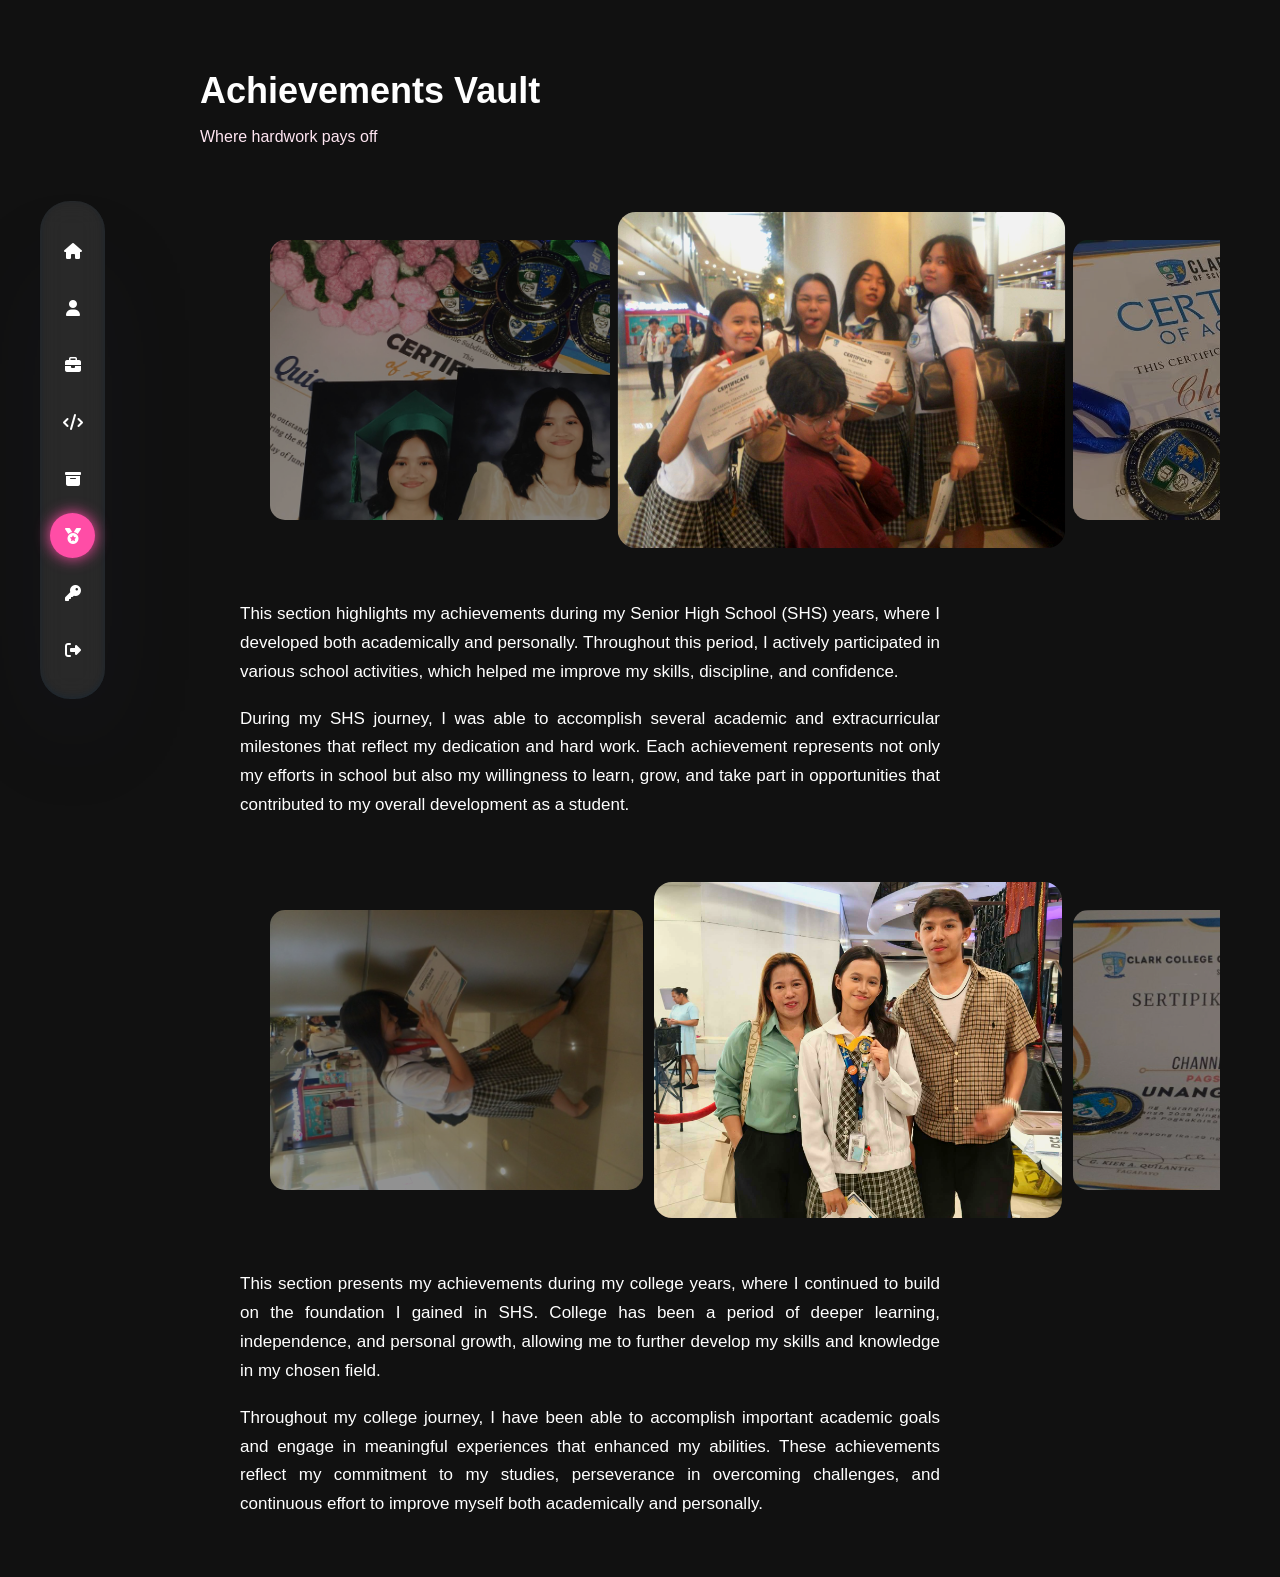
<file: Achievements.html>
<!DOCTYPE html>
<html lang="en">
<head>
    <meta charset="UTF-8">
    <title>Achievements</title>
    <link rel="stylesheet" href="Styles.css">
    <link rel="stylesheet" href="https://cdnjs.cloudflare.com/ajax/libs/font-awesome/6.5.0/css/all.min.css">
</head>
<body>
    <nav class="sidebar">
        <ul>
        <a href="Dashboard.html"><li ><i class="fas fa-home"></i></li></a>
        <a href="Roblox.html"><li><i class="fas fa-user"></i></li></a>
        <a href="Crochet.html"><li><i class="fas fa-briefcase"></i></li></a>
        <a href="Skill.html"><li><i class="fas fa-code"></i></li></a>
        <a href="Archive.html"><li><i class="fa-solid fa-box-archive"></i></li></a>
         <a href="Achievements.html"><li  class="active"><i class="fa-solid fa-medal"></i></li></a>
        <a href="Secret.html"><li ><i class="fa-solid fa-key"></i></li></a>
        <a href="index.html"><li><i class="fa-solid fa-right-from-bracket"></i></li></a>
        </ul>
    </nav>

    <section>
        <div id="mainContent" >
            <div class="Archive-Title">
                <h1>Achievements Vault</h1>
                <p>Where hardwork pays off</p>

                <div class="Spotifys">
                    <iframe style="border-radius:12px" 
                        src="https://open.spotify.com/embed/track/3oEkrIfXfSh9zGnE7eBzSV?utm_source=generator"
                        height="80" 
                        frameborder="0" 
                        allowfullscreen 
                        allow="autoplay; clipboard-write; encrypted-media; fullscreen; picture-in-picture">
                    </iframe>
                </div>
            </div>

        <div class="film-strip">

            <div class="film-card">
                <img src="Pictures/me.jpg">
                <div class="overlay">
                    <h3>Recognition</h3>
                    <p>Achievements Claims</p>
                </div>
            </div>

            <div class="film-card active">
                <img src="Pictures/group.jpg">
                <div class="overlay">
                    <h3>Building Scene</h3>
                    <p>Where it hopes stay</p>
                </div>

            </div>

            <div class="film-card">
                <img src="Pictures/medals.jpg">
                <div class="overlay">
                    <h3>Lost Drive</h3>
                    <p>Fading lights</p>
                </div>
            </div>
        </div>

        <div class="Information">
            <p style="text-align: justify;">
               This section highlights my achievements during my Senior High School (SHS) years, where I developed both academically and personally. Throughout this period, I actively participated in various school activities, which helped me improve my skills, discipline, and confidence.
            </p>
            <p style="text-align: justify;">During my SHS journey, I was able to accomplish several academic and extracurricular milestones that reflect my dedication and hard work. Each achievement represents not only my efforts in school but also my willingness to learn, grow, and take part in opportunities that contributed to my overall development as a student.</p>
        </div>
    </div>

     <div class="film-strip">

            <div class="film-card">
                <img src="Pictures/download.png">
                <div class="overlay">
                    <h3>Recognition</h3>
                    <p>Achievements Claims</p>
                </div>
            </div>

            <div class="film-card active">
                <img src="Pictures/recognitionday.jpg">
                <div class="overlay">
                    <h3>Building Scene</h3>
                    <p>Where it hopes stay</p>
                </div>

            </div>

            <div class="film-card">
                <img src="Pictures/essay(1).jpg">
                <div class="overlay">
                    <h3>Lost Drive</h3>
                    <p>Fading lights</p>
                </div>
            </div>
        </div>

        <div class="Information">
            <p style="text-align: justify;">
              This section presents my achievements during my college years, where I continued to build on the foundation I gained in SHS. College has been a period of deeper learning, independence, and personal growth, allowing me to further develop my skills and knowledge in my chosen field.
            </p>
            <p style="text-align: justify;">Throughout my college journey, I have been able to accomplish important academic goals and engage in meaningful experiences that enhanced my abilities. These achievements reflect my commitment to my studies, perseverance in overcoming challenges, and continuous effort to improve myself both academically and personally.</p>
        </div>
    </div>
    </section>



</body>
</html>
</file>
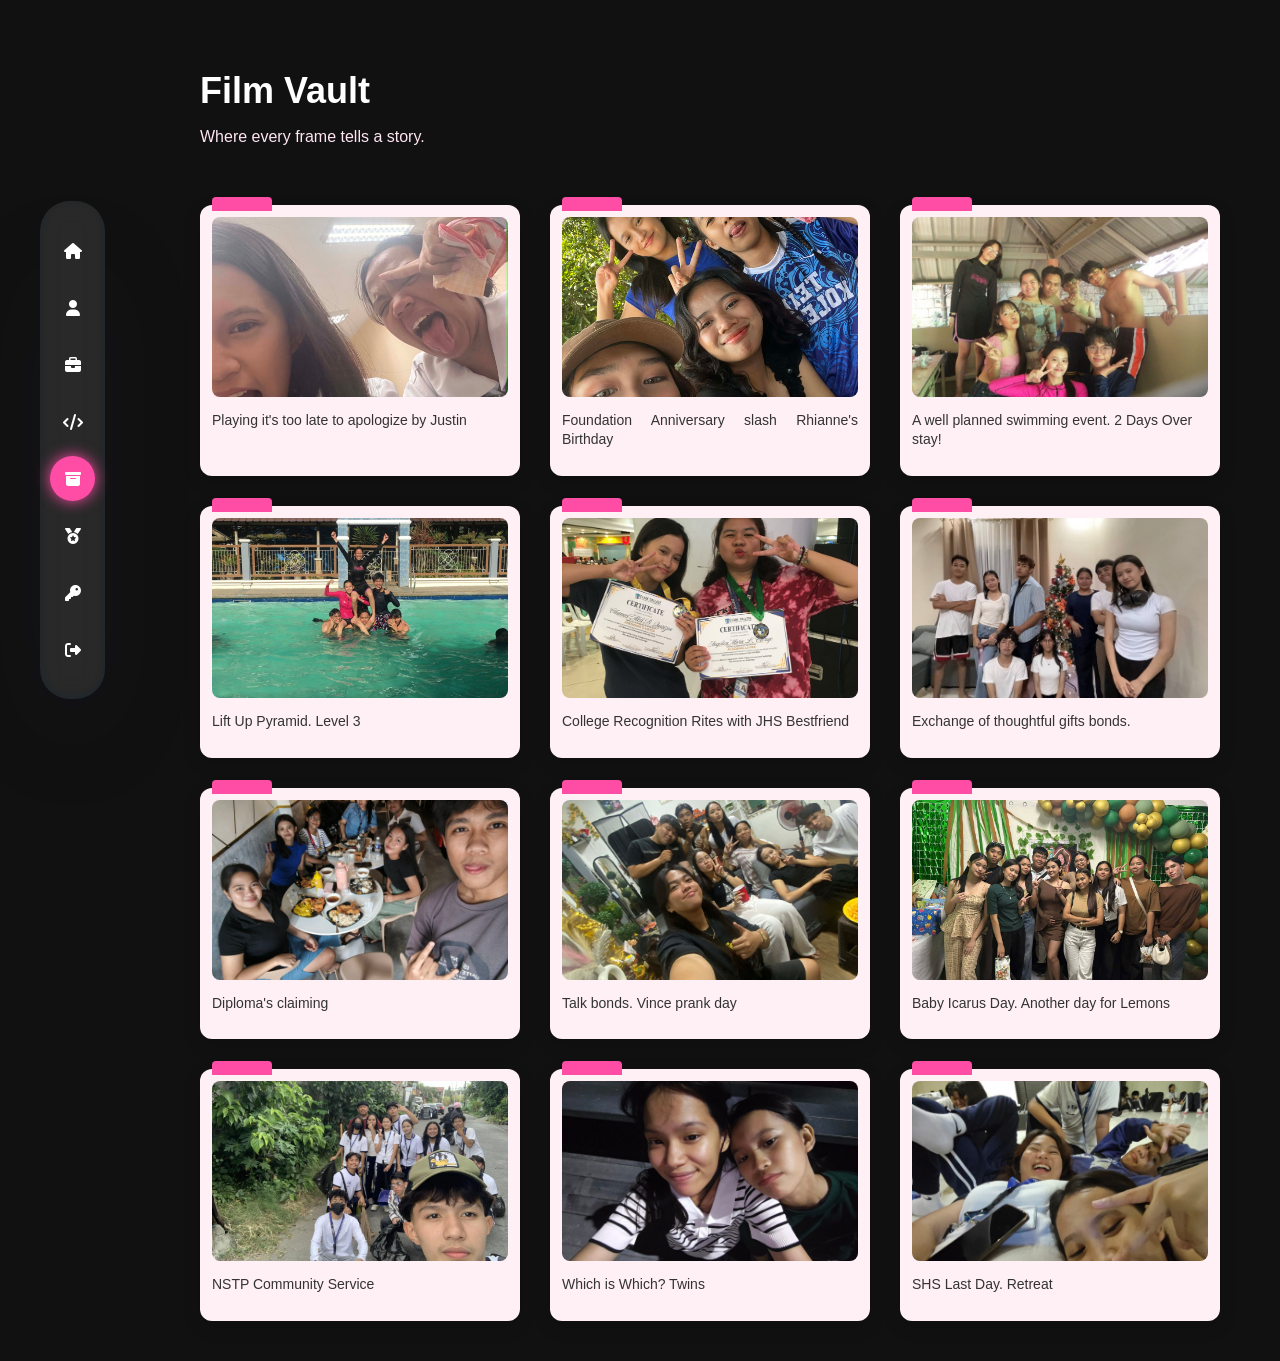
<file: Archive.html>
<!DOCTYPE html>
<html lang="en">
<head>
    <meta charset="UTF-8">
    <title>Archive</title>
    <link rel="stylesheet" href="Styles.css">
    <link rel="stylesheet" href="https://cdnjs.cloudflare.com/ajax/libs/font-awesome/6.5.0/css/all.min.css">
</head>
<body>

<nav class="sidebar">
    <ul>
       <a href="Dashboard.html"><li ><i class="fas fa-home"></i></li></a>
        <a href="Roblox.html"><li><i class="fas fa-user"></i></li></a>
        <a href="Crochet.html"><li><i class="fas fa-briefcase"></i></li></a>
        <a href="Skill.html"><li><i class="fas fa-code"></i></li></a>
        <a href="Archive.html"><li class="active"><i class="fa-solid fa-box-archive"></i></li></a>
         <a href="Achievements.html"><li><i class="fa-solid fa-medal"></i></li></a>
        <a href="Secret.html"><li><i class="fa-solid fa-key"></i></li></a>
        <a href="index.html"><li><i class="fa-solid fa-right-from-bracket"></i></li></a>
    </ul>
</nav>

<section>
    <div class="Archive-Title">
        <h1>Film Vault</h1>
        <p>Where every frame tells a story.</p>

        <!--THIS IS AI GENERATED-->
    <div class="Spotify">
        <iframe style="border-radius:12px" 
            src="https://open.spotify.com/embed/track/2V3HVXu25O5xCAjmmptYCo?utm_source=generator" 
            height="80" 
            frameborder="0" 
            allowfullscreen 
            allow="autoplay; clipboard-write; encrypted-media; fullscreen; picture-in-picture">
        </iframe>
    </div>
    </div>
  <div class="archive-container">
    <div class="folder-card">
        <div class="folder-tab"></div>
        <img src="Pictures/ble.jpg" alt="photo">
        <p style="text-align: justify;">Playing it's too late to apologize by Justin </p>
    </div>

    <div class="folder-card">
        <div class="folder-tab"></div>
        <img src="Pictures/foundating.jpg" alt="photo">
        <p style="text-align: justify;">Foundation Anniversary slash Rhianne's Birthday</p>
    </div>

    <div class="folder-card">
        <div class="folder-tab"></div>
        <img src="Pictures/swim.png" alt="photo">
        <p>A well planned swimming event. 2 Days Over stay!</p>
    </div>

       <div class="folder-card">
        <div class="folder-tab"></div>
        <img src="Pictures/strong.jpg" alt="photo">
        <p>Lift Up Pyramid. Level 3</p>
    </div>
       <div class="folder-card">
        <div class="folder-tab"></div>
        <img src="Pictures/recognition.jpg" alt="photo">
        <p>College Recognition Rites with JHS Bestfriend</p>
    </div>

    
    <div class="folder-card">
        <div class="folder-tab"></div>
        <img src="Pictures/christmas eve.jpg" alt="photo">
        <p>Exchange of thoughtful gifts bonds.</p>
    </div>

       <div class="folder-card">
        <div class="folder-tab"></div>
        <img src="Pictures/claiming.jpg" alt="photo">
        <p>Diploma's claiming</p>
    </div>
       <div class="folder-card">
        <div class="folder-tab"></div>
        <img src="Pictures/geto.jpg" alt="photo">
        <p>Talk bonds. Vince prank day</p>
    </div>

         <div class="folder-card">
        <div class="folder-tab"></div>
        <img src="Pictures/day.jpg" alt="photo">
        <p>Baby Icarus Day. Another day for Lemons</p>
    </div>

    
    <div class="folder-card">
        <div class="folder-tab"></div>
        <img src="Pictures/clina.jpg" alt="photo">
        <p>NSTP Community Service</p>
    </div>

       <div class="folder-card">
        <div class="folder-tab"></div>
        <img src="Pictures/twin.jpg" alt="photo">
        <p>Which is Which? Twins</p>
    </div>
       <div class="folder-card">
        <div class="folder-tab"></div>
        <img src="Pictures/retreat.jpg" alt="photo">
        <p>SHS Last Day. Retreat</p>
    </div>
</div>

</section>

</body>
</html>
</file>
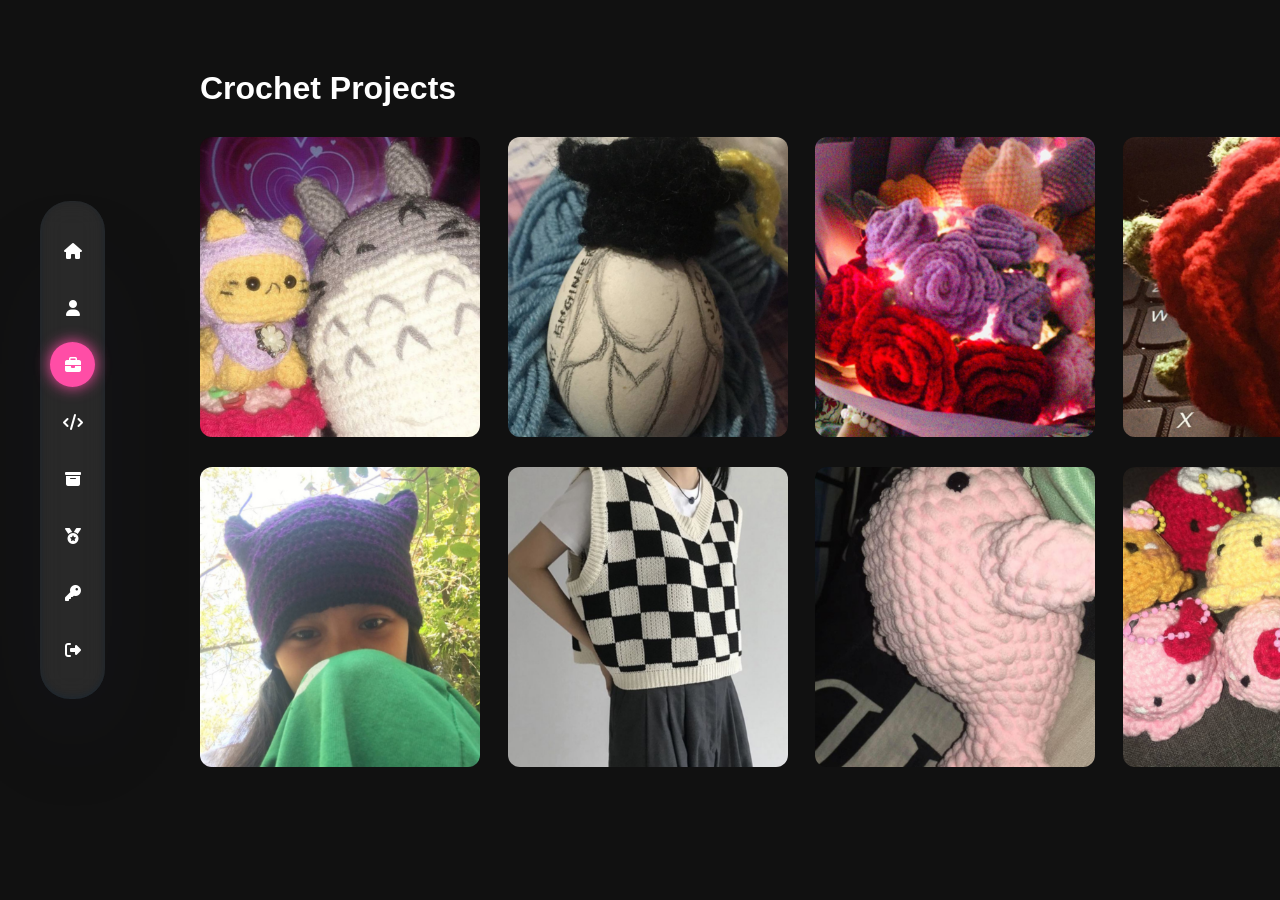
<file: Crochet.html>
<!DOCTYPE html>
<html lang="en">
<head>
    <meta charset="UTF-8">
    <title>Crochet</title>
    <link rel="stylesheet" href="Styles.css">
    <link rel="stylesheet" href="https://cdnjs.cloudflare.com/ajax/libs/font-awesome/6.5.0/css/all.min.css">
    <style>
        
    </style>
</head>
<body>

<nav class="sidebar">
    <ul>
        <a href="Dashboard.html"><li ><i class="fas fa-home"></i></li></a>
        <a href="Roblox.html"><li><i class="fas fa-user"></i></li></a>
        <a href="Crochet.html"><li class="active"><i class="fas fa-briefcase"></i></li></a>
        <a href="Skill.html"><li><i class="fas fa-code"></i></li></a>
        <a href="Archive.html"><li><i class="fa-solid fa-box-archive"></i></li></a>
         <a href="Achievements.html"><li><i class="fa-solid fa-medal"></i></li></a>
        <a href="Secret.html"><li><i class="fa-solid fa-key"></i></li></a>
        <a href="index.html"><li><i class="fa-solid fa-right-from-bracket"></i></li></a>
    </ul>
</nav>

<section>
  <div class="containerImage">
    <div class="title">Crochet Projects</div>

    <div class="manga-grid">
      <div class="card">
        <img src="Pictures/toffee.png" alt="Manga Poster">
        <div class="overlay">
          <div class="chapter">1</div>
          <div class="manga-title">Toffee & Totoro</div>
          <div class="details">
            <div><span>Update:</span> Vol. 1</div>
          </div>
          <div class="description">
            Cute size stuff.
          </div>
          <a href="" class="btn">Collect Now</a>
        </div>
      </div>


      <div class="card">
        <img src="Pictures/cap.png" alt="Manga Poster">
        <div class="overlay">
          <div class="chapter">2</div>
          <div class="manga-title">Egg Cap</div>
          <div class="details">
            <div><span>Update:</span> Vol. 2</div>  
          </div>
          <div class="description">
            Egg Graduation Cap
          </div>
          <a href="https://msi-chaisz.github.io/JVCHospital_Main/" class="btn">View Now</a>
        </div>
      </div>

 
      <div class="card">
        <img src="Pictures/flowerss.png" alt="Manga Poster">
        <div class="overlay">
          <div class="chapter">3</div>
          <div class="manga-title">Bouquet Flowers</div>
          <div class="details">
            <div><span>Update:</span> Vol. 3</div>  
          </div>
          <div class="description">
            Rose and Tulips for 18 Flowers
          </div>
          <a href="https://msi-chaisz.github.io/GardensDream/" class="btn">View Now</a>
        </div>
      </div>


      <div class="card">
        <img src="Pictures/rose.png" alt="Manga Poster">
        <div class="overlay">
          <div class="chapter">8</div>
          <div class="manga-title">Rose</div>
          <div class="details">
            <div><span>Update:</span> Vol. 3</div>  
          </div>
          <div class="description">
           Single stick Rose
          </div>
          <a href="https://github.com/Msi-chaisz/TechSurge.git" class="btn">View Now</a>
        </div>
      </div>

    </div>

 <div class="manga-grid">
      <div class="card">
        <img src="Pictures/head.png" alt="Manga Poster">
        <div class="overlay">
          <div class="chapter">26</div>
          <div class="manga-title">Bonet</div>
          <div class="details">
            <div><span>Update:</span> Vol. 1</div>
          </div>
          <div class="description">
            Demon Bonnet
          </div>
          <a href="#" class="btn">View Now</a>
        </div>
      </div>


      <div class="card">
        <img src="Pictures/vest.png" alt="Manga Poster">
        <div class="overlay">
          <div class="chapter">12</div>
          <div class="manga-title">Vest</div>
          <div class="details">
            <div><span>Update:</span> Vol. 1</div>
          </div>
          <div class="description">
            Black and White Vest
          </div>
          <a href="#" class="btn">View Now</a>
        </div>
      </div>

 
      <div class="card">
        <img src="Pictures/shark.png" alt="Manga Poster">
        <div class="overlay">
          <div class="chapter">26</div>
          <div class="manga-title">Shark</div>
          <div class="details">
            <div><span>Update:</span> Vol. 1</div>
          </div>
          <div class="description">
            Large Shark
          </div>
          <a href="#" class="btn">View Now</a>
        </div>
      </div>

     <div class="card">
        <img src="Pictures/octo.png" alt="Manga Poster">
        <div class="overlay">
          <div class="chapter">26</div>
          <div class="manga-title">Octopus</div>
          <div class="details">
            <div><span>Update:</span> Vol. 1</div>
          </div>
          <div class="description">
            Bunch of Octopus
          </div>
          <a href="#" class="btn">View Now</a>
        </div>
      </div>
    </div>
  </div>
</section>

</body>
</html>
</file>
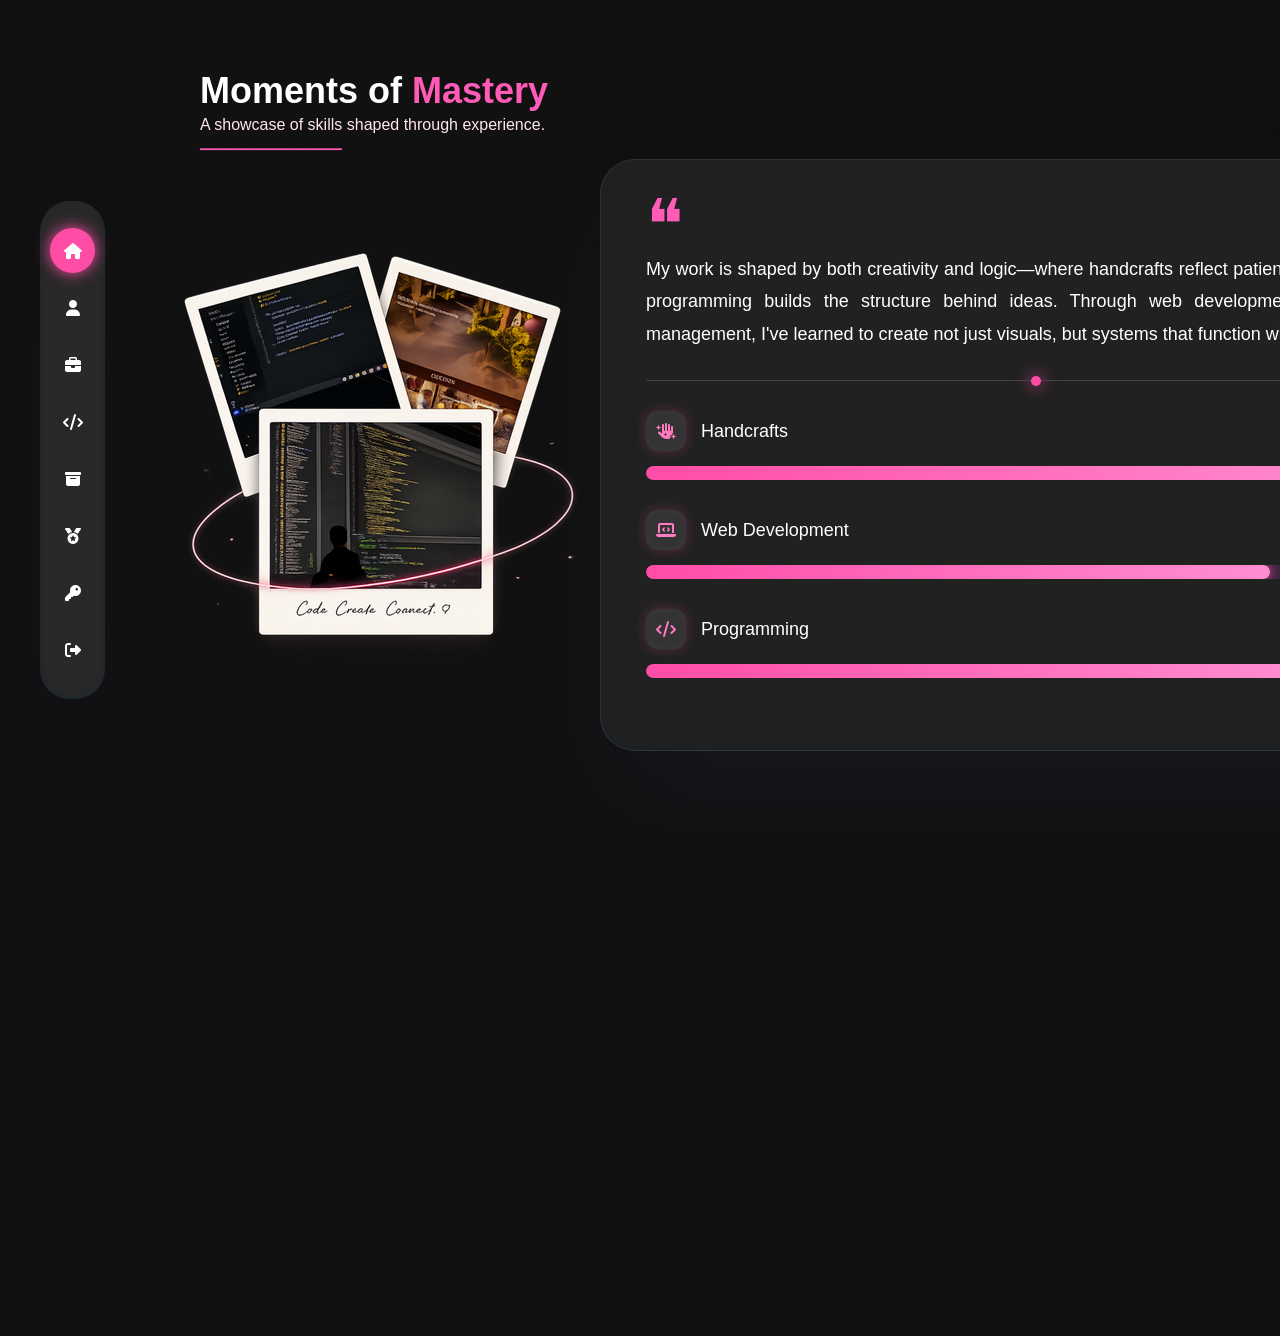
<file: Dashboard.html>
<!DOCTYPE html>
<html lang="en">
<head>
    <meta charset="UTF-8">
    <title>Dashboard</title>
    <link rel="stylesheet" href="Styles.css">
    <link rel="stylesheet" href="https://cdnjs.cloudflare.com/ajax/libs/font-awesome/6.5.0/css/all.min.css">
    <style>
        body{     
         overflow: hidden;
        }
    </style>
</head>
<body>

<nav class="sidebar">
    <ul>
        <a href="Dashboard.html"><li class="active"><i class="fas fa-home"></i></li></a>
        <a href="Roblox.html"><li><i class="fas fa-user"></i></li></a>
        <a href="Crochet.html"><li><i class="fas fa-briefcase"></i></li></a>
        <a href="Skill.html"><li><i class="fas fa-code"></i></li></a>
        <a href="Archive.html"><li><i class="fa-solid fa-box-archive"></i></li></a>
        <a href="Achievements.html"><li><i class="fa-solid fa-medal"></i></li></a>
        <a href="Secret.html"><li><i class="fa-solid fa-key"></i></li></a>
        <a href="index.html"><li><i class="fa-solid fa-right-from-bracket"></i></li></a>
    </ul>
</nav>

<section>
  <div class="content">
   <div class="Archive-Title">
        <h1>Moments of <span style="color:#ff5bb7;">Mastery</span></h1>
        <p style="margin-top: -1px;">A showcase of skills shaped through experience.</p>
        <p style="color:#ff5bb7;margin-top: -40px;padding-top: 10px; font-size: 25px;">────────</p>
         <button>CONTACT NOW</button>
   </div class="ImageSide">
         <img src="Pictures/box1.png" width="400px" height="500px" style="background-size: cover; margin-left: -20px; margin-top: 50px;">
    </div>


 <div class="skills-card">

    <div class="quote">❝</div>

    <p style="text-align: justify;">
        My work is shaped by both creativity and logic—where handcrafts reflect patience
        and detail, and programming builds the structure behind ideas. Through web
        development and database management, I've learned to create not just visuals,
        but systems that function with purpose.
    </p>

    <div class="divider"></div>
    <div class="skill">
        <div class="skill-top">
            <div class="skill-left">
                <div class="icon-box">
                    <i class="fas fa-hand-sparkles"></i>
                </div>
                <span>Handcrafts</span>
            </div>
            <span class="percent">95%</span>
        </div>

        <div class="bar">
            <div class="fill w90"></div>
        </div>
    </div>

    <div class="skill">
        <div class="skill-top">
            <div class="skill-left">
                <div class="icon-box">
                    <i class="fas fa-laptop-code"></i>
                </div>
                <span>Web Development</span>
            </div>
            <span class="percent">80%</span>
        </div>
        <div class="bar">
            <div class="fill w85"></div>
        </div>

    </div>

    <div class="skill">
        <div class="skill-top">
            <div class="skill-left">
                <div class="icon-box">
                    <i class="fas fa-code"></i>
                </div>
                <span>Programming</span>
            </div>
            <span class="percent">85%</span>
        </div>
        <div class="bar">
            <div class="fill w95"></div>
        </div>
    </div>
</div>
</section>

</body>
</html>
</file>
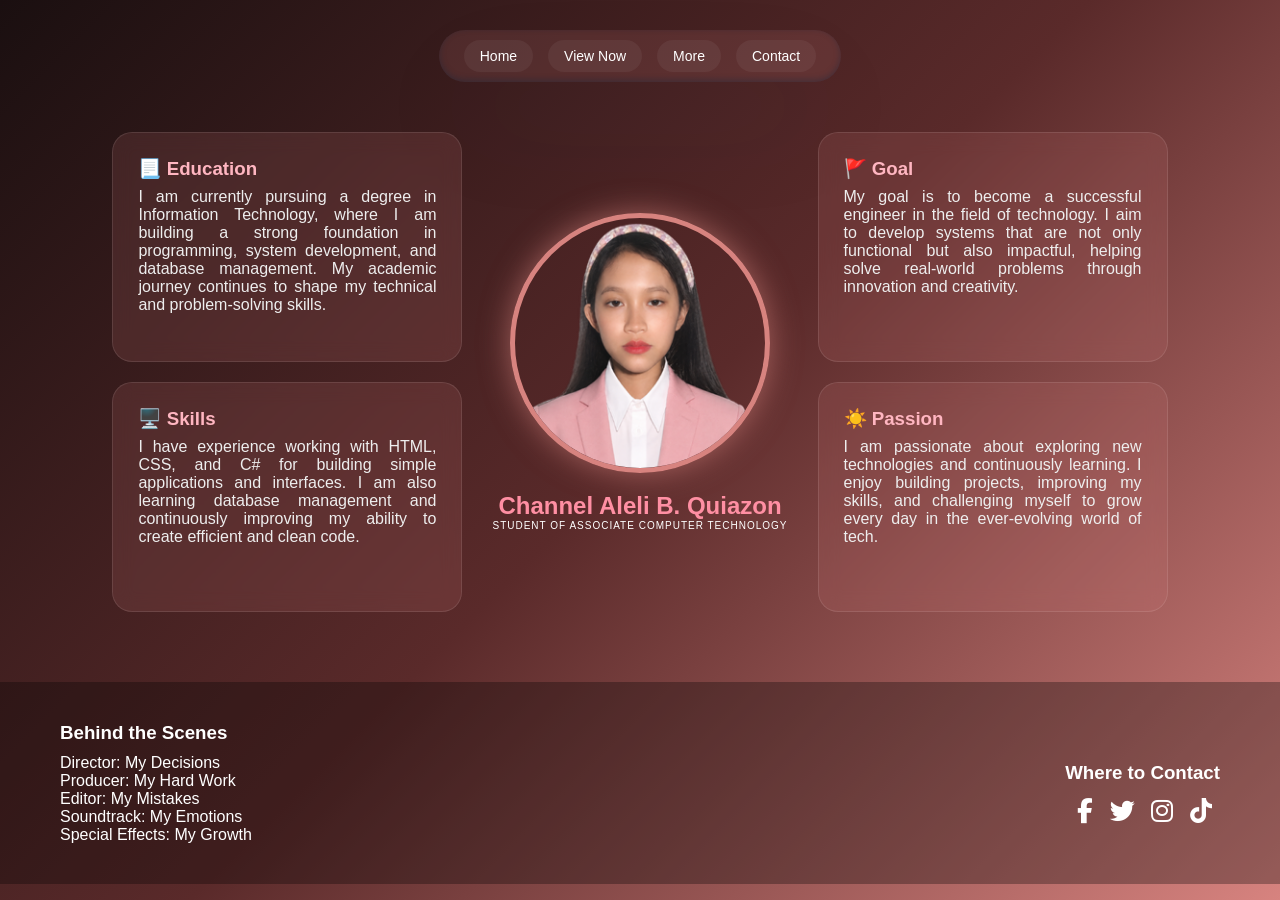
<file: More.html>
<!DOCTYPE html>
<html lang="en">
<head>
<meta charset="UTF-8">
<title>About Me</title>
<link rel="stylesheet" href="MoreStyle.css">
 <link rel="stylesheet" href="https://cdnjs.cloudflare.com/ajax/libs/font-awesome/6.5.0/css/all.min.css">
</head>
<body>
    <nav class="MainNav2">
        <div class="MainNav">
            <ul>
                <a href="index.html"><li>Home</li></a>
                <a href="Welcome.html"><li>View Now</li></a>
                <a href="More.html"><li>More</li></a>
                    <a href="Contact.html"><li>Contact</li></a>
            </ul>  
     </div>
    </nav>

    <div class="about-wrapper">
        <div class="side">
            <div class="box">
                <h3>📃 Education</h3>
                <p>
                I am currently pursuing a degree in Information Technology, where I am 
                building a strong foundation in programming, system development, and 
                database management. My academic journey continues to shape my technical 
                and problem-solving skills.
                </p>
            </div>

            <div class="box">
                <h3>🖥️ Skills</h3>
                <p>
                I have experience working with HTML, CSS, and C# for building simple 
                applications and interfaces. I am also learning database management 
                and continuously improving my ability to create efficient and clean code.
                </p>
            </div>
        </div>
        <div class="center">
            <img src="Pictures/profile.png" alt="My Photo">
            <h2>Channel Aleli B. Quiazon</h2>
            <p>STUDENT OF ASSOCIATE COMPUTER TECHNOLOGY</p>
        </div>

        <div class="side">
            <div class="boxs">
                <h3>🚩 Goal</h3>
                <p>
                My goal is to become a successful engineer in the field of technology. 
                I aim to develop systems that are not only functional but also impactful, 
                helping solve real-world problems through innovation and creativity.
                </p>
            </div>

            <div class="boxs">
                <h3>☀️ Passion</h3>
                <p>
                I am passionate about exploring new technologies and continuously learning. 
                I enjoy building projects, improving my skills, and challenging myself to 
                grow every day in the ever-evolving world of tech.
                </p>
            </div>
        </div>
    </div>

    <footer class="footer">
        <div class="cast">
            <h3>Behind the Scenes</h3>
            <p>Director: My Decisions   </p>
            <p>Producer: My Hard Work</p>
            <p>Editor: My Mistakes</p>
            <p>Soundtrack: My Emotions</p>
            <p>Special Effects: My Growth</p>
        </div>

        <div class="watch">
            <h3>Where to Contact</h3>
            <div class="watch-icons">
                <a href="https://web.facebook.com/aleli.quiazon.7"><i class="fa-brands fa-facebook-f"></i></a>
                <a href="https://x.com/"><i class="fa-brands fa-twitter"></i></a>
                <a href="https://www.instagram.com/ms.chaiss/"><i class="fa-brands fa-instagram"></i></a>
                <a href="https://www.tiktok.com/"><i class="fa-brands fa-tiktok"></i></a>
            </div>
        </div>
    </footer>
</body>
</html>
</file>
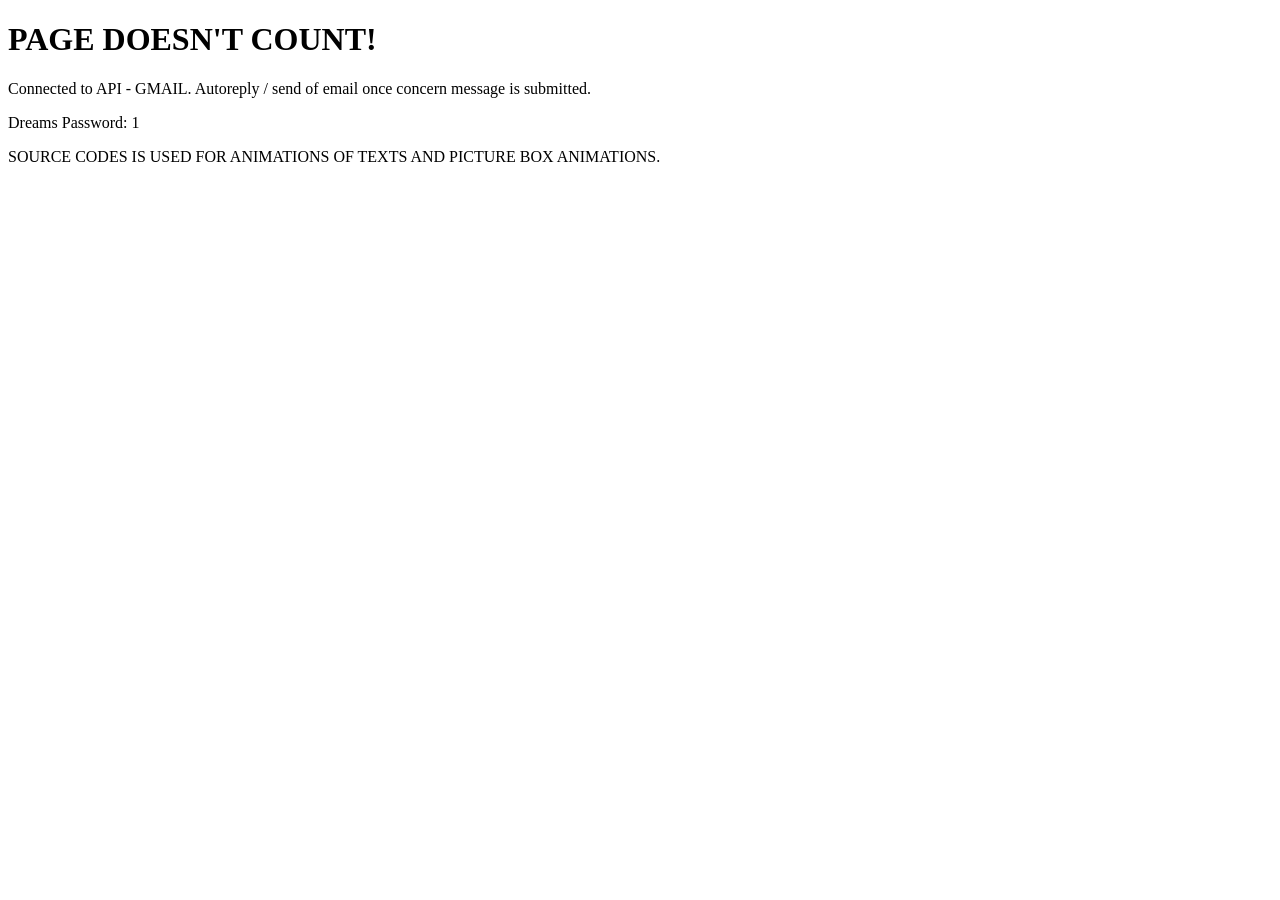
<file: readme.html>
<!DOCTYPE html>
<html lang="en">
<head>
    <meta charset="UTF-8">
    <meta name="viewport" content="width=device-width, initial-scale=1.0">
    <title>Read Me</title>
</head>
<body>
    <h1>PAGE DOESN'T COUNT!</h1>

    <p>Connected to API - GMAIL. Autoreply / send of email once concern message is submitted.</p>
    <p>Dreams Password: 1</p>

    <p>SOURCE CODES IS USED FOR ANIMATIONS OF TEXTS AND PICTURE BOX ANIMATIONS.</p>
</body>
</html>
</file>
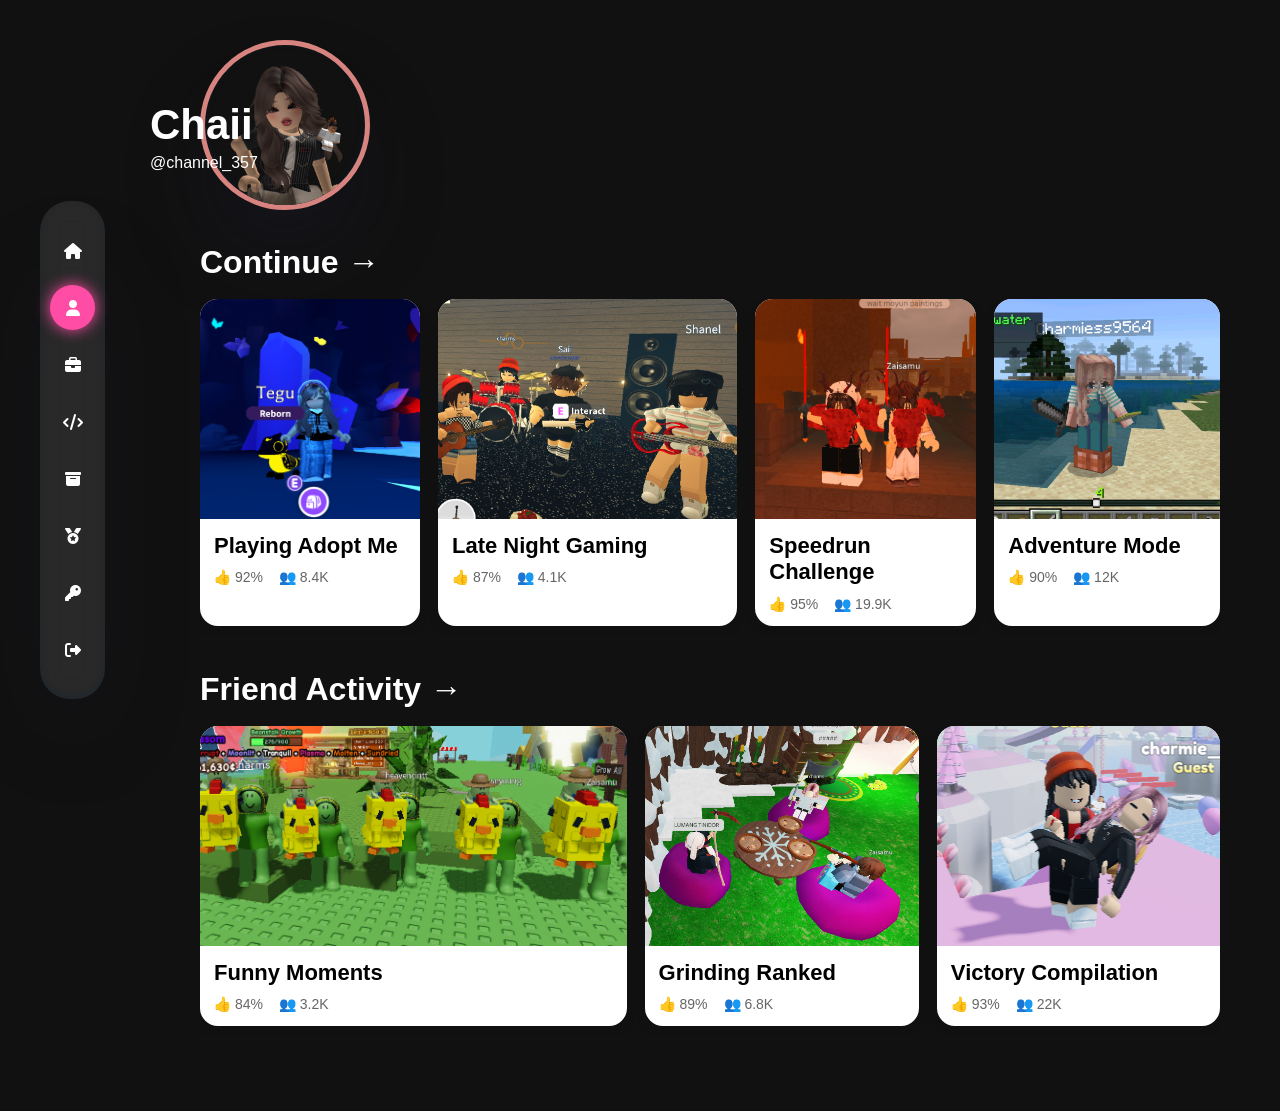
<file: Roblox.html>
<!DOCTYPE html>
<html lang="en">
<head>

  <title>Roblox</title>
  <link rel="stylesheet" href="Styles.css">
  <link rel="stylesheet" href="https://cdnjs.cloudflare.com/ajax/libs/font-awesome/6.5.0/css/all.min.css">

  <style>



    .topbar {
      display: flex;
      justify-content: space-between;
      align-items: center;
      margin-bottom: 30px;
      color: white;
    }

 

    .icons {
      display: flex;
      gap: 18px;
      font-size: 24px;
            color: white;
    }

    .section {
      margin-bottom: 35px;
    }

    .section-title {
      display: flex;
      align-items: center;
      gap: 8px;
      font-size: 32px;
      font-weight: bold;
      margin-bottom: 18px;
            color: white;
    }

    .games-row {
      display: flex;
      gap: 18px;
      overflow-x: auto;
      padding-bottom: 10px;
      scrollbar-width: none;
    }

    .games-row::-webkit-scrollbar {
      display: none;
    }

    .game-card {
      min-width: 220px;
      background: white;
      border-radius: 18px;
      overflow: hidden;
      box-shadow: 0 4px 12px rgba(0,0,0,0.08);
      transition: transform 0.25s ease;
      cursor: pointer;
    }

    .game-card:hover {
      transform: translateY(-6px);
    }

    .game-image {
      width: 100%;
      height: 220px;
      object-fit: cover;
      display: block;
    }

    .game-info {
      padding: 14px;
    }

    .game-title {
      font-size: 22px;
      font-weight: 700;
      margin-bottom: 10px;
      line-height: 1.2;
    }

    .game-stats {
      display: flex;
      gap: 16px;
      color: #666;
      font-size: 14px;
    }

    .bottom-nav {
      position: fixed;
      bottom: 0;
      left: 0;
      width: 100%;
      background: white;
      display: flex;
      justify-content: space-around;
      align-items: center;
      padding: 14px 0;
      box-shadow: 0 -3px 10px rgba(0,0,0,0.08);
    }

    .nav-item {
      font-size: 26px;
      color: #444;
      cursor: pointer;
      transition: 0.2s;
    }

    .nav-item:hover {
      transform: scale(1.15);
      color: black;
    }

    .profile {
      width: 42px;
      height: 42px;
      border-radius: 50%;
      object-fit: cover;
      border: 2px solid #ddd;
    }

    @media (max-width: 768px) {
      body {
        padding: 18px;
      }

      .topbar h1 {
        font-size: 34px;
      }

      .section-title {
        font-size: 26px;
      }

      .game-card {
        min-width: 180px;
      }

      .game-image {
        height: 180px;
      }
    }

    .topbar {
  display: flex;
  justify-content: space-between;
  align-items: center;
  margin-bottom: 30px;
  color: white;
}

.icons {
  display: flex;
  gap: 18px;
  font-size: 24px;
  color: white;
}

.section {
  margin-bottom: 35px;
}

.section-title {
  display: flex;
  align-items: center;
  gap: 8px;
  font-size: 32px;
  font-weight: bold;
  margin-bottom: 18px;
  color: white;
}

.games-row {
  display: flex;
  gap: 18px;
  overflow-x: auto;
  padding-bottom: 10px;
  scrollbar-width: none;
}

.games-row::-webkit-scrollbar {
  display: none;
}

.game-card {
  min-width: 220px;
  background: white;
  border-radius: 18px;
  overflow: hidden;
  box-shadow: 0 4px 12px rgba(0,0,0,0.08);
  transition: transform 0.25s ease;
  cursor: pointer;
}

.game-card:hover {
  transform: translateY(-6px);
}

.game-image {
  width: 100%;
  height: 220px;
  object-fit: cover;
  display: block;
}

.game-info {
  padding: 14px;
}

.game-title {
  font-size: 22px;
  font-weight: 700;
  margin-bottom: 10px;
  line-height: 1.2;
}

.game-stats {
  display: flex;
  gap: 16px;
  color: #666;
  font-size: 14px;
}

.bottom-nav {
  position: fixed;
  bottom: 0;
  left: 0;
  width: 100%;
  background: white;
  display: flex;
  justify-content: space-around;
  align-items: center;
  padding: 14px 0;
  box-shadow: 0 -3px 10px rgba(0,0,0,0.08);
}

.nav-item {
  font-size: 26px;
  color: #444;
  cursor: pointer;
  transition: 0.2s;
}

.nav-item:hover {
  transform: scale(1.15);
  color: black;
}

.profile {
  width: 42px;
  height: 42px;
  border-radius: 50%;
  object-fit: cover;
  border: 2px solid #ddd;
}


@media (max-width: 1024px) {
  body {
    padding: 20px;
  }

  .topbar h1 {
    font-size: 38px;
  }

  .section-title {
    font-size: 28px;
  }

  .icons {
    font-size: 22px;
    gap: 14px;
  }

  .game-card {
    min-width: 200px;
  }

  .game-image {
    height: 200px;
  }

  .game-title {
    font-size: 20px;
  }
}


@media (max-width: 425px) {
  body {
    padding: 12px;
  }

  .topbar {
    flex-direction: column;
    align-items: flex-start;
    gap: 10px;
  }

  .topbar h1 {
    font-size: 26px;
  }

  .icons {
    font-size: 20px;
    gap: 12px;
  }

  .section-title {
    font-size: 22px;
  }

  .games-row {
    gap: 12px;
  }

  .game-card {
    min-width: 150px;
  }

  .game-image {
    height: 150px;
  }

  .game-title {
    font-size: 16px;
  }

  .game-stats {
    font-size: 12px;
    gap: 10px;
  }

  .bottom-nav {
    padding: 10px 0;
  }

  .nav-item {
    font-size: 22px;
  }

  .profile {
    width: 36px;
    height: 36px;
  }
}
  </style>
</head>
<body>

  <nav class="sidebar">
    <ul>
        <a href="Dashboard.html"><li><i class="fas fa-home"></i></li></a>
        <a href="Roblox.html"><li  class="active"><i class="fas fa-user"></i></li></a>
        <a href="Crochet.html"><li><i class="fas fa-briefcase"></i></li></a>
        <a href="Skill.html"><li><i class="fas fa-code"></i></li></a>
        <a href="Archive.html"><li><i class="fa-solid fa-box-archive"></i></li></a>
         <a href="Achievements.html"><li><i class="fa-solid fa-medal"></i></li></a>
        <a href="Secret.html"><li><i class="fa-solid fa-key"></i></li></a>
        <a href="index.html"><li><i class="fa-solid fa-right-from-bracket"></i></li></a>
    </ul>
</nav>

<section>
  <div class="topbar">
    <div class="center">
              <img src="Pictures/roblox1 (2).png" alt="My Photo">
      </div>
    <div class="names">
      <h1 style="color: white;">Chaii</h1>
      <p>@channel_357</p>
    </div>
  </div>
  <div class="section">
    <div class="section-title">
      Continue →
    </div>

    <div class="games-row">

      <div class="game-card">
        <img class="game-image" src="Pictures/adoptme.png" alt="game">

        <div class="game-info">
          <div class="game-title">Playing Adopt Me</div>

          <div class="game-stats">
            <span>👍 92%</span>
            <span>👥 8.4K</span>
          </div>
        </div>
      </div>

      <div class="game-card">
        <img class="game-image" src="Pictures/latenight.png" alt="game">

        <div class="game-info">
          <div class="game-title">Late Night Gaming</div>

          <div class="game-stats">
            <span>👍 87%</span>
            <span>👥 4.1K</span>
          </div>
        </div>
      </div>

      <div class="game-card">
        <img class="game-image" src="Pictures/speedrun.png" alt="game">

        <div class="game-info">
          <div class="game-title">Speedrun Challenge</div>

          <div class="game-stats">
            <span>👍 95%</span>
            <span>👥 19.9K</span>
          </div>
        </div>
      </div>

      <div class="game-card">
        <img class="game-image" src="Pictures/adventure.png" alt="game">

        <div class="game-info">
          <div class="game-title">Adventure Mode</div>

          <div class="game-stats">
            <span>👍 90%</span>
            <span>👥 12K</span>
          </div>
        </div>
      </div>

    </div>
  </div>

  <!-- Friend Activity -->
  <div class="section">
    <div class="section-title">
      Friend Activity →
    </div>

    <div class="games-row">

      <div class="game-card">
        <img class="game-image" src="Pictures/funnymom.png" alt="game">

        <div class="game-info">
          <div class="game-title">Funny Moments</div>

          <div class="game-stats">
            <span>👍 84%</span>
            <span>👥 3.2K</span>
          </div>
        </div>
      </div>

      <div class="game-card">
        <img class="game-image" src="Pictures/grinding.png" alt="game">

        <div class="game-info">
          <div class="game-title">Grinding Ranked</div>

          <div class="game-stats">
            <span>👍 89%</span>
            <span>👥 6.8K</span>
          </div>
        </div>
      </div>

      <div class="game-card">
        <img class="game-image" src="Pictures/victory.png" alt="game">

        <div class="game-info">
          <div class="game-title">Victory Compilation</div>

          <div class="game-stats">
            <span>👍 93%</span>
            <span>👥 22K</span>
          </div>
        </div>
      </div>

    </div>
  </div>

  
</section>
</body>
</html>
</file>
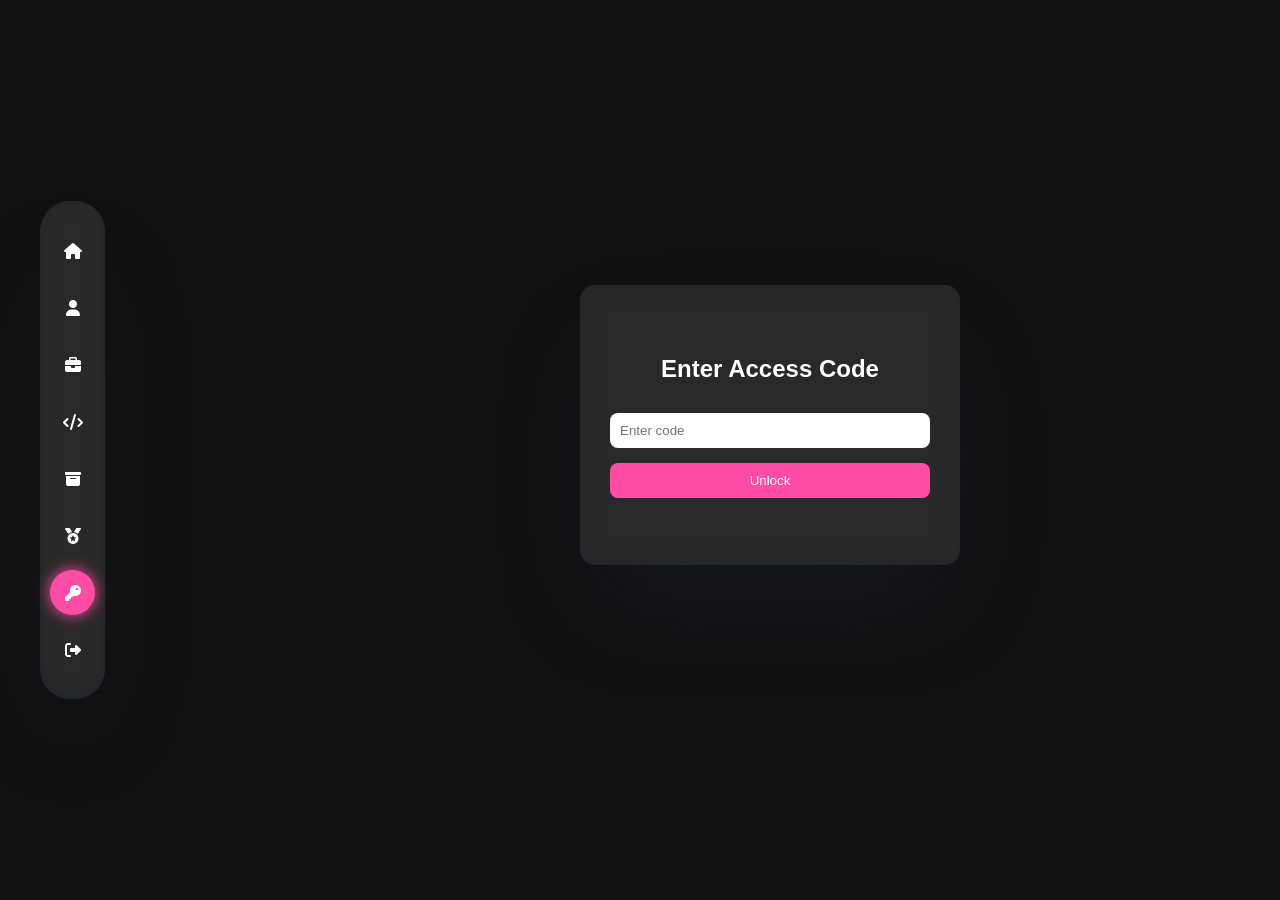
<file: Secret.html>
<!DOCTYPE html>
<html lang="en">
<head>
    <meta charset="UTF-8">
    <title>Ghost</title>
    <link rel="stylesheet" href="Styles.css">
    <link rel="stylesheet" href="https://cdnjs.cloudflare.com/ajax/libs/font-awesome/6.5.0/css/all.min.css">
</head>
<body>
    <nav class="sidebar">
        <ul>
        <a href="Dashboard.html"><li ><i class="fas fa-home"></i></li></a>
        <a href="Roblox.html"><li><i class="fas fa-user"></i></li></a>
        <a href="Crochet.html"><li><i class="fas fa-briefcase"></i></li></a>
        <a href="Skill.html"><li><i class="fas fa-code"></i></li></a>
        <a href="Archive.html"><li><i class="fa-solid fa-box-archive"></i></li></a>
         <a href="Achievements.html"><li><i class="fa-solid fa-medal"></i></li></a>
        <a href="Secret.html"><li  class="active"><i class="fa-solid fa-key"></i></li></a>
        <a href="index.html"><li><i class="fa-solid fa-right-from-bracket"></i></li></a>
        </ul>
    </nav>

    <section>
        <div class="lock-screen" id="lockScreen">
            <div class="lock-box">
                <h2>Enter Access Code</h2>
                <input type="password" id="codeInput" placeholder="Enter code">
                <button onclick="checkCode()">Unlock</button>
                <p id="errorMsg"></p>
            </div>
        </div>


        <div id="mainContent" style="display:none;">
            <div class="Archive-Title">
                <h1>Secret Vault</h1>
                <p>Where dreams slowly dim, but never truly disappear</p>

                <div class="Spotifys">
                    <iframe style="border-radius:12px" 
                        src="https://open.spotify.com/embed/track/4cBm8rv2B5BJWU2pDaHVbF?utm_source=generator"
                        height="80" 
                        frameborder="0" 
                        allowfullscreen 
                        allow="autoplay; clipboard-write; encrypted-media; fullscreen; picture-in-picture">
                    </iframe>
                </div>
            </div>

        <div class="film-strip">

            <div class="film-card">
                <img src="Pictures/me.jpg">
                <div class="overlay">
                    <h3>Recognition</h3>
                    <p>Achievements Claims</p>
                </div>
            </div>

            <div class="film-card active">
                <img src="Pictures/enginer.jpg">
                <div class="overlay">
                    <h3>Building Scene</h3>
                    <p>Where it hopes stay</p>
                </div>

            </div>

            <div class="film-card">
                <img src="Pictures/eng.jpg">
                <div class="overlay">
                    <h3>Lost Drive</h3>
                    <p>Fading lights</p>
                </div>
            </div>
        </div>

        <div class="Information">
            <p>
                I graduated as a STEM student with a long-held dream of becoming an engineer. Information Technology was never part of the path I imagined for myself.
            </p>
            <p>
                This space exists as my personal vault—a collection of moments, efforts, and quiet reminders of the dream I once held onto so tightly. In many ways, it reflects the “multo” of that dream—the lingering presence of a path I hoped to take.
            </p>
            <p>
                To pursue engineering is to honor the life my younger self envisioned. And even as I walk a different road today, that dream continues to shape who I am becoming.
            </p>
        </div>
    </div>
    </section>



    <!--THIS SECTION IS AI GENERATED-->
    <script>
    function checkCode() {
        const correctCode = "1";
        const userInput = document.getElementById("codeInput").value;
        const errorMsg = document.getElementById("errorMsg");

        if (userInput === correctCode) {
            document.getElementById("lockScreen").style.display = "none";
            document.getElementById("mainContent").style.display = "block";
        } else {
            errorMsg.textContent = "Wrong code!";
            errorMsg.style.color = "red";
        }
    }
    </script>
</body>
</html>
</file>
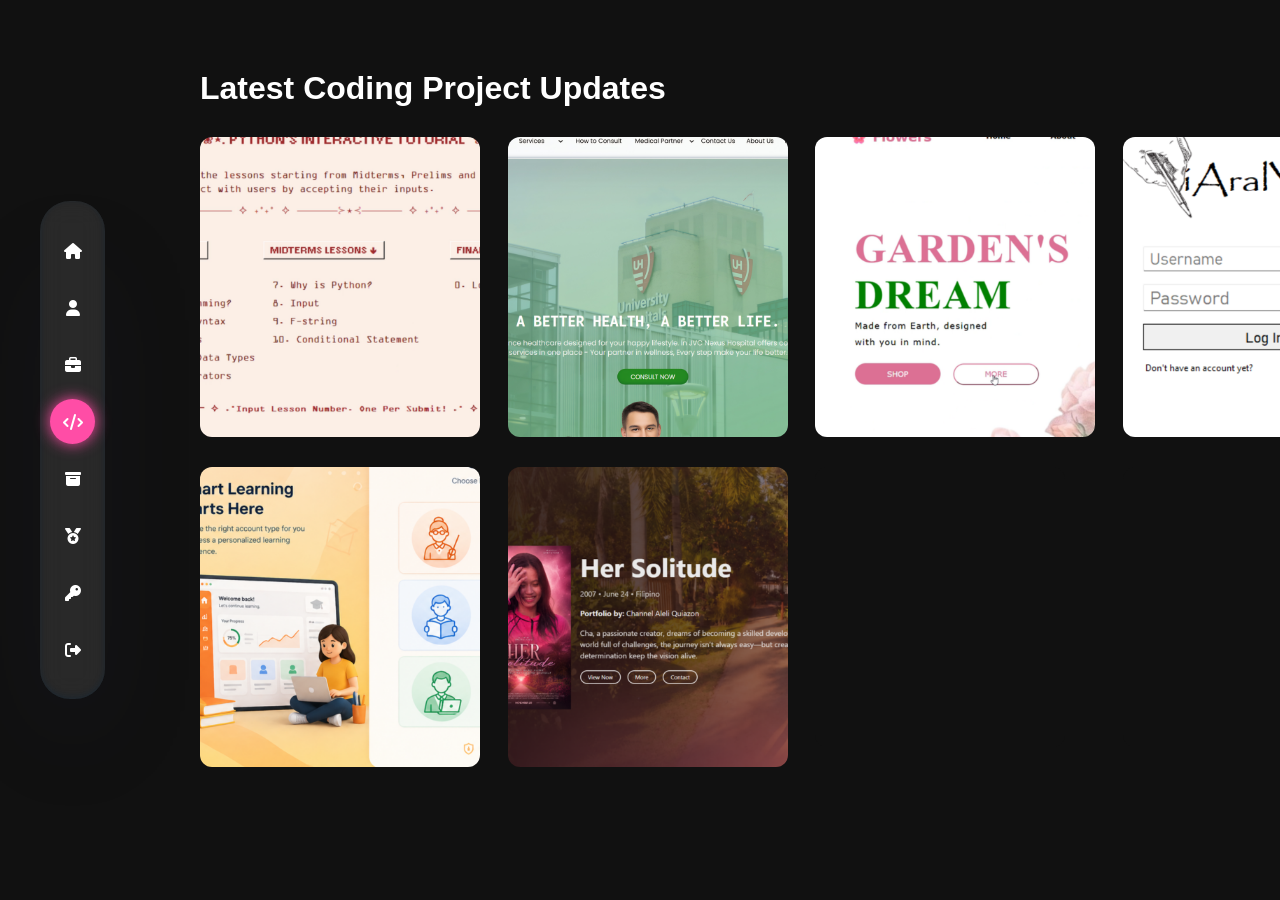
<file: Skill.html>
<!DOCTYPE html>
<html lang="en">
<head>
    <meta charset="UTF-8">
    <title>Skill</title>
    <link rel="stylesheet" href="Styles.css">
    <link rel="stylesheet" href="https://cdnjs.cloudflare.com/ajax/libs/font-awesome/6.5.0/css/all.min.css">
    <style>
        
    </style>
</head>
<body>

<nav class="sidebar">
    <ul>
        <a href="Dashboard.html"><li ><i class="fas fa-home"></i></li></a>
        <a href="Roblox.html"><li><i class="fas fa-user"></i></li></a>
        <a href="Crochet.html"><li><i class="fas fa-briefcase"></i></li></a>
        <a href="Skill.html"><li class="active"><i class="fas fa-code"></i></li></a>
        <a href="Archive.html"><li><i class="fa-solid fa-box-archive"></i></li></a>
         <a href="Achievements.html"><li><i class="fa-solid fa-medal"></i></li></a>
        <a href="Secret.html"><li><i class="fa-solid fa-key"></i></li></a>
        <a href="index.html"><li><i class="fa-solid fa-right-from-bracket"></i></li></a>
    </ul>
</nav>

<section>
  <div class="containerImage">
    <div class="title">Latest Coding Project Updates</div>
    <div class="manga-grid">
      <div class="card">
        <img src="Pictures/python.png" alt="Manga Poster">
        <div class="overlay">
          <div class="chapter">1</div>
          <div class="manga-title">Tkinter</div>
          <div class="details">
            <div><span>Tool:</span> PyCharm</div>
            <div><span>Language:</span> Python</div>
            <div><span>Update:</span> Vol. 1</div>
          </div>
          <div class="description">
            A Python Study Buddies where it involves information of Topics about Python.
          </div>
          <a href="" class="btn">View Now</a>
        </div>
      </div>
      <div class="card">
        <img src="Pictures/nexus.png" alt="Manga Poster">

        <div class="overlay">
          <div class="chapter">2</div>
          <div class="manga-title">Nexus Hospital</div>
         <div class="details">
            <div><span>Tool:</span> Visual Studio Code</div>
            <div><span>Language:</span> HTML & CSS</div>
            <div><span>Update:</span> Vol. 2</div>  
          </div>
          <div class="description">
            Hospital Website for Monitoring patients scheduling appointment, stocks and staffs.
          </div>
          <a href="https://msi-chaisz.github.io/JVCHospital_Main/" class="btn">View Now</a>
        </div>
      </div>

      <div class="card">
        <img src="Pictures/garden.png" alt="Manga Poster">
        <div class="overlay">
          <div class="chapter">3</div>
          <div class="manga-title">Garden Dreams</div>
          <div class="details">
           <div><span>Tool:</span> Visual Studio Code</div>
            <div><span>Language:</span> HTML & CSS</div>
            <div><span>Update:</span> Vol. 3</div>  
          </div>
          <div class="description">
            A Garden Dreams full of Flowers shop. Receives other and complains of client
          </div>
          <a href="https://msi-chaisz.github.io/GardensDream/" class="btn">View Now</a>
        </div>
      </div>

      <div class="card">
        <img src="Pictures/arak.png" alt="Manga Poster">
        <div class="overlay">
          <div class="chapter">8</div>
          <div class="manga-title">iAralYan</div>
          <div class="details">
             <div><span>Tool:</span> Visual Studio</div>
            <div><span>Language:</span> C#</div>
            <div><span>Update:</span> Vol. 3</div>  
          </div>
          <div class="description">
            A learning app that helps student manage their time and review efficiently.
          </div>
          <a href="https://github.com/Msi-chaisz/TechSurge.git" class="btn">View Now</a>
        </div>
      </div>
    </div>
 <div class="manga-grid">
      <div class="card">
        <img src="Pictures/nova.png" alt="Manga Poster">
        <div class="overlay">
          <div class="chapter">26</div>
          <div class="manga-title">NOVA</div>
          <div class="details">
            <div><span>Tool:</span> Visual Studio Code</div>
            <div><span>Language:</span> C#</div>
            <div><span>Update:</span> Vol. 1</div>
          </div>
          <div class="description">
            A Study Buddies for students annoucements and efficiently studying.
          </div>
          <a href="#" class="btn">View Now</a>
        </div>
      </div>
      <div class="card">
        <img src="Pictures/her.png" alt="Manga Poster">
        <div class="overlay">
          <div class="chapter">12</div>
          <div class="manga-title">Her Solitude</div>
          <div class="details">
              <div><span>Tool:</span> Visual Studio</div>
            <div><span>Language:</span> HTML & CSS</div>
            <div><span>Update:</span> Vol. 1</div>
          </div>
          <div class="description">
            My creative portfolio about my self and skills.
          </div>
          <a href="#" class="btn">View Now</a>
        </div>
      </div>
      <div class="none">
      </div>
      <div class="none">
      </div>
    </div>
  </div>
</section>

</body>
</html>
</file>
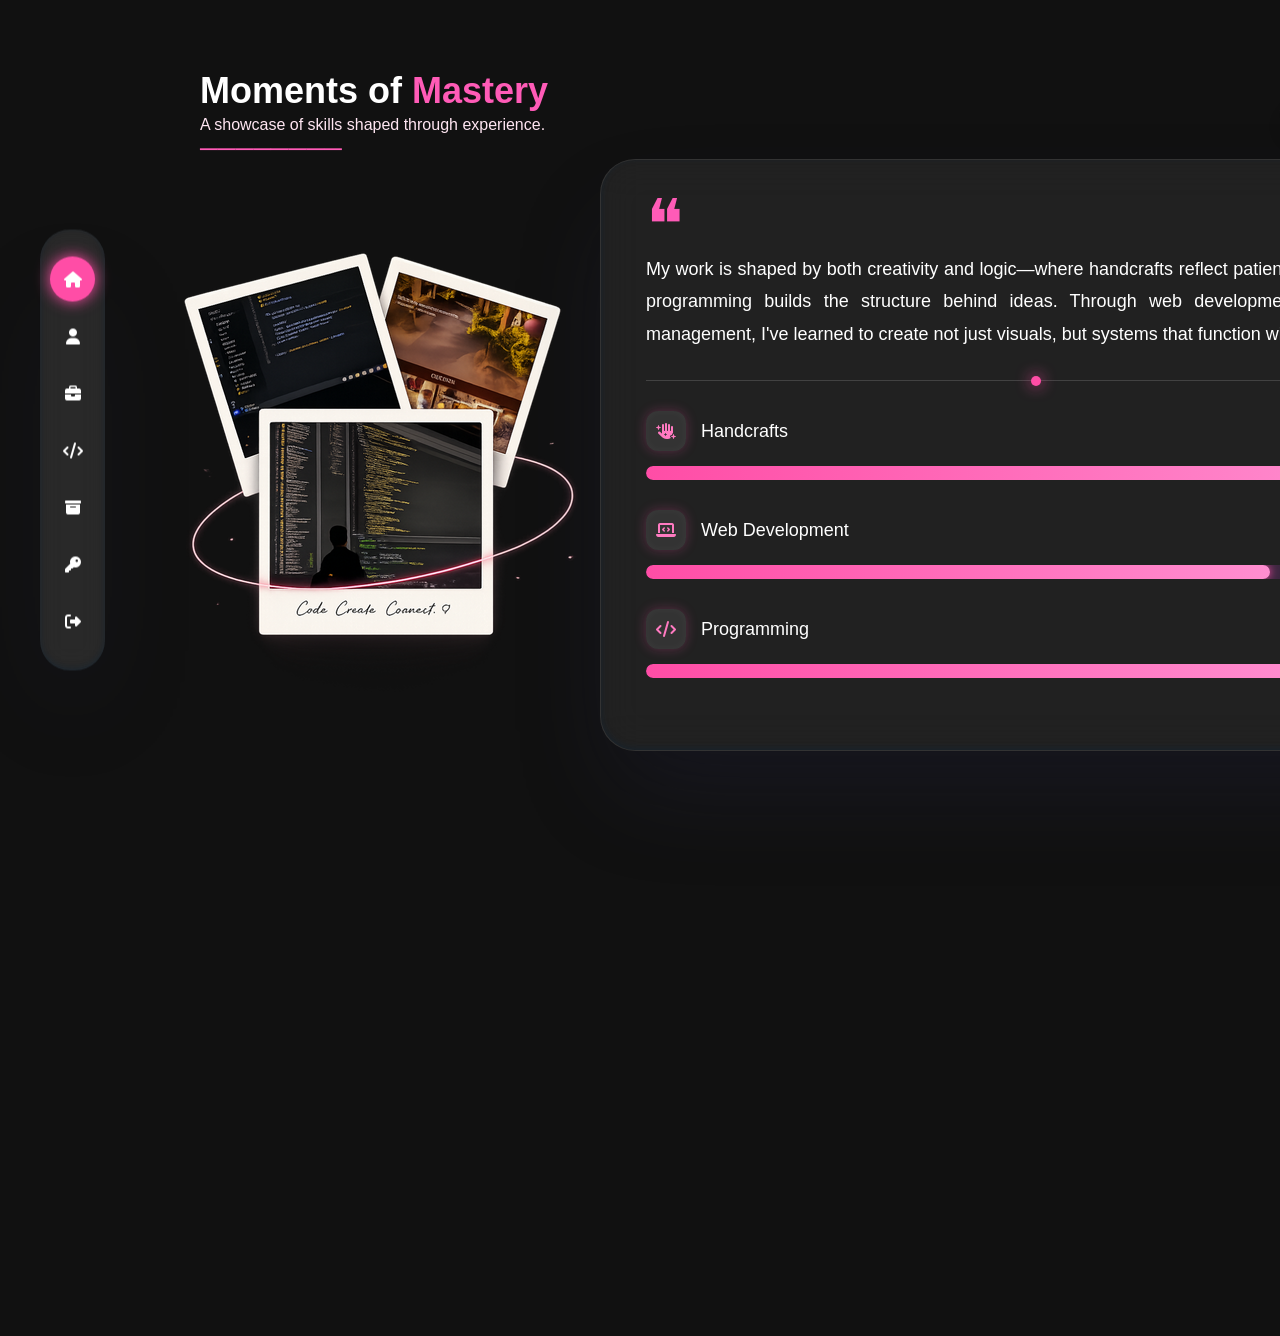
<file: Skills.html>
<!DOCTYPE html>
<html lang="en">
<head>
    <meta charset="UTF-8">
    <title>Dashboard</title>
    <link rel="stylesheet" href="Styles.css">
    <link rel="stylesheet" href="https://cdnjs.cloudflare.com/ajax/libs/font-awesome/6.5.0/css/all.min.css">
    <style>
        body{     
         overflow: hidden;
        }
    </style>
</head>
<body>

<nav class="sidebar">
    <ul>
        <a href="Dashboard.html"><li class="active"><i class="fas fa-home"></i></li></a>
        <a href="Roblox.html"><li><i class="fas fa-user"></i></li></a>
        <a href="Crochet.html"><li><i class="fas fa-briefcase"></i></li></a>
        <a href="Skills.html"><li><i class="fas fa-code"></i></li></a>
        <a href="Archive.html"><li><i class="fa-solid fa-box-archive"></i></li></a>
        <a href="Secret.html"><li><i class="fa-solid fa-key"></i></li></a>
        <a href="index.html"><li><i class="fa-solid fa-right-from-bracket"></i></li></a>
    </ul>
</nav>

<section>
  <div class="content">
   <div class="Archive-Title">
        <h1>Moments of <span style="color:#ff5bb7;">Mastery</span></h1>
        <p style="margin-top: -1px;">A showcase of skills shaped through experience.</p>
        <p style="color:#ff5bb7;margin-top: -40px;padding-top: 10px; font-size: 25px;">────────</p>
         <button>CONTACT NOW</button>
   </div class="ImageSide">
         <img src="Pictures/box1.png" width="400px" height="500px" style="background-size: cover; margin-left: -20px; margin-top: 50px;">
    </div>


 <div class="skills-card">

    <div class="quote">❝</div>

    <p style="text-align: justify;">
        My work is shaped by both creativity and logic—where handcrafts reflect patience
        and detail, and programming builds the structure behind ideas. Through web
        development and database management, I've learned to create not just visuals,
        but systems that function with purpose.
    </p>

    <div class="divider"></div>
    <div class="skill">
        <div class="skill-top">
            <div class="skill-left">
                <div class="icon-box">
                    <i class="fas fa-hand-sparkles"></i>
                </div>
                <span>Handcrafts</span>
            </div>
            <span class="percent">95%</span>
        </div>
        <div class="bar">
            <div class="fill w90"></div>
        </div>
    </div>

    <div class="skill">
        <div class="skill-top">
            <div class="skill-left">
                <div class="icon-box">
                    <i class="fas fa-laptop-code"></i>
                </div>
                <span>Web Development</span>
            </div>

            <span class="percent">80%</span>
        </div>
        <div class="bar">
            <div class="fill w85"></div>
        </div>
    </div>

    <div class="skill">
        <div class="skill-top">
            <div class="skill-left">
                <div class="icon-box">
                    <i class="fas fa-code"></i>
                </div>
                <span>Programming</span>
            </div>
            <span class="percent">85%</span>
        </div>

        <div class="bar">
            <div class="fill w95"></div>
        </div>
    </div>
</div>
</section>

</body>
</html>
</file>
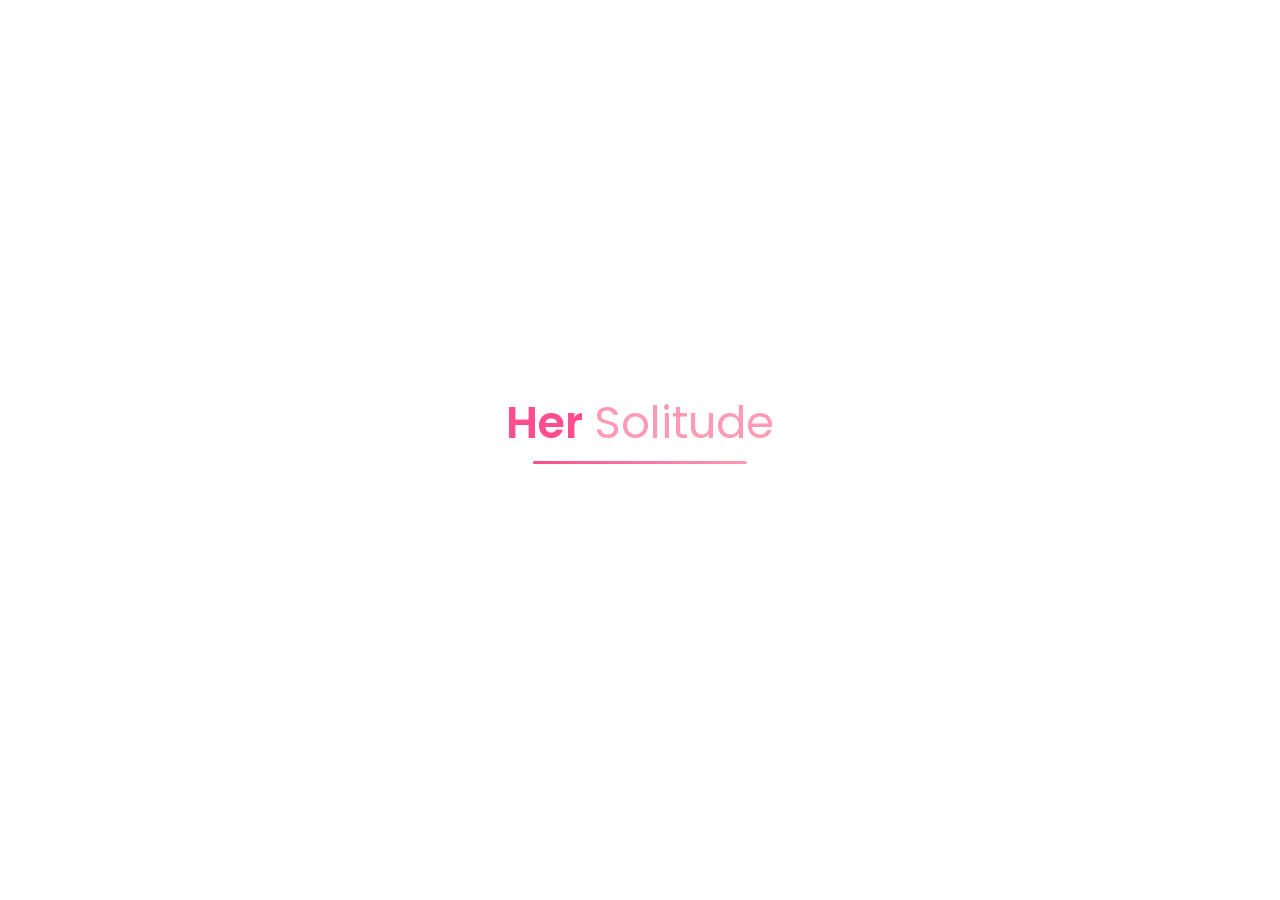
<file: Welcome.html>
<!DOCTYPE html>
<html lang="en">
<head>
<meta charset="UTF-8">
<title>Welcome</title>

<link href="https://fonts.googleapis.com/css2?family=Poppins:wght@300;500;700&display=swap" rel="stylesheet">

<style>

*{
    margin:0;
    padding:0;
    box-sizing:border-box;
    font-family:'Poppins', sans-serif;
}

body{
    min-height:100vh;
    background:#ffffff;
    display:flex;
    justify-content:center;
    align-items:center;
    overflow:hidden;
    color:#333;
    padding:20px;
}

.container{
    text-align:center;
    width:100%;
}

h1{
    font-size:2.8rem;
    font-weight:600;
    color:#ff4d8d;
    opacity:0;
    transform:translateY(30px);
    animation:fadeUp 1.2s ease forwards;
    position:relative;
    display:inline-block;
}

h1::after{
    content:"";
    position:absolute;
    left:50%;
    bottom:-8px;
    width:80%;
    height:3px;
    background:linear-gradient(to right,#ff4d8d,#ff9ab5);
    transform:translateX(-50%) scaleX(0);
    transform-origin:center;
    border-radius:10px;
    animation:underline 1s ease forwards;
    animation-delay:1.2s;
}

h1 span{
    color:#ff9ab5;
    font-weight:400;
}

h2{
    font-size:1.2rem;
    margin-top:20px;
    color:#888;
    letter-spacing:3px;
    opacity:0;
    animation:fadeIn 1s ease forwards;
    animation-delay:1.5s;
}

.typing{
    display:inline-block;
    border-right:2px solid #ff4d8d;
    white-space:nowrap;
    overflow:hidden;
    width:0;
    animation:
        typing 2s steps(20) forwards,
        blink 0.7s infinite;
    animation-delay:2.5s;
}

@media (max-width:1024px){

    body{
        padding:30px;
    }

    h1{
        font-size:2.4rem;
    }

    h2{
        font-size:1.05rem;
        letter-spacing:2px;
    }

    h1::after{
        height:2px;
    }
}

@media (max-width:425px){

    body{
        padding:20px;
    }

    .container{
        width:100%;
    }

    h1{
        font-size:2rem;
        line-height:1.2;
    }

    h2{
        font-size:0.95rem;
        letter-spacing:1.5px;
        margin-top:15px;
    }

    h1::after{
        width:75%;
        bottom:-6px;
    }

    .typing{
        border-right:1.5px solid #ff4d8d;
    }
}

@keyframes fadeUp{
    to{
        opacity:1;
        transform:translateY(0);
    }
}

@keyframes fadeIn{
    to{
        opacity:1;
    }
}

@keyframes typing{
    from{ width:0; }
    to{ width:100%; }
}

@keyframes blink{
    50%{
        border-color:transparent;
    }
}

@keyframes underline{
    from{
        transform:translateX(-50%) scaleX(0);
    }
    to{
        transform:translateX(-50%) scaleX(1);
    }
}

</style>
</head>

<body>

<div class="container">
    <h1>Her <span>Solitude</span></h1>
    <h2 class="typing">Welcome.</h2>
</div>

<!-- This Section is AI Generated -->
<script>
    setTimeout(() => {
        window.location.href = "Dashboard.html";
    }, 2500);
</script>

</body>
</html>
</file>
<file: Styles.css>
body {
    margin: 0;
    font-family: 'Segoe UI', sans-serif;
       background: #111;
    background-size: cover;

}


.sidebar {
    position: fixed;
    left: 40px;
    top: 50%;
    transform: translateY(-50%);
    background: rgba(255, 255, 255, 0.1);
    backdrop-filter: blur(12px);
    padding: 15px 10px;
    border-radius: 30px;
    box-shadow: rgba(50, 50, 93, 0.25) 0px 50px 100px -20px, rgba(0, 0, 0, 0.3) 0px 30px 60px -30px, rgba(10, 37, 64, 0.35) 0px -2px 6px 0px inset;
}

.sidebar ul {
    list-style: none;
    padding: 0;
    margin: 0;
}

.sidebar ul li {
    width: 45px;
    height: 45px;
    margin: 12px 0;
    border-radius: 50%;
    display: flex;
    align-items: center;
    justify-content: center;
    color: white;
    cursor: pointer;
    transition: 0.3s;
}

.sidebar ul li:hover {
    background: rgba(255,255,255,0.2);
    box-shadow: 0 0 10px #ff66b2;
}

.sidebar ul li.active {
    background: #ff4da6;
    box-shadow: 0 0 15px #ff4da6;
}

.sidebar a {
    text-decoration: none;
}


section {
    margin-left: 140px;
    padding: 40px 60px;
}

.Archive-Title{
    height: 140px;
    width: 100%;
    margin-top: 20px;
    margin-bottom: -60px;
  
}
.Archive-Title h1 {
    font-size: 36px;
    margin-bottom: 5px;
    color: #fff;
}

.Archive-Title p {
    color: #ffe6f2;
    margin-bottom: 30px;
}


.archive-container {
    display: grid;
    grid-template-columns: repeat(auto-fill, minmax(240px, 1fr));
    gap: 30px;
    margin-top: 55px;
}


.folder-card {
    position: relative;
    background: #fff0f6;
    border-radius: 12px;
    padding: 12px;
    box-shadow: 0 6px 18px rgba(0,0,0,0.15);
    transition: 0.3s;
}


.folder-tab {
    position: absolute;
    top: -8px;
    left: 12px;
    width: 60px;
    height: 14px;
    background: #ff4da6;
    border-radius: 4px 4px 0 0;
}


.folder-card img {
    width: 100%;
    height: 180px;
    object-fit: cover;
    border-radius: 8px;
}


.folder-card p {
    margin-top: 10px;
    font-size: 14px;
    color: #333;
    line-height: 1.4;
}


.folder-card:hover {
    transform: translateY(-6px);
    box-shadow: 0 12px 25px rgba(255, 77, 166, 0.4);
}


.film-strip {
    display: flex;
    gap: 15px;
    padding: 40px;
    overflow-x: auto;
    margin-top: 50px;
  
}

.film-card {
    position: relative;
    min-width: 340px;
    height: 280px;
    border-radius: 15px;
    overflow: hidden;
    flex-shrink: 0;
    scroll-snap-align: center;
    transition: 0.4s;
    filter: brightness(0.6);
    margin-left: 30px;
}


.film-card img {
    width: 100%;
    height: 100%;
    object-fit: cover;

     filter: contrast(1.1) brightness(0.95) saturate(1.2);

}


.film-card.active {
    transform: scale(1.2);
    filter: brightness(1);
    z-index: 2;
}


.film-card:hover {
    transform: scale(1.2);
    filter: brightness(1);
}

.overlay {
    position: absolute;
    bottom: 0;
    width: 100%;
    padding: 15px;
    background: linear-gradient(to top, rgba(0,0,0,0.7), transparent);
    color: white;
}
.Information {
    max-width: 700px;
    margin-top: 40px;
    margin-left: 40px;
}

.Information p {
    font-size: 17px;
    line-height: 1.7;
    color: #fff;
    margin-bottom: 18px;
}
.lock-screen {
    position: fixed;
    width: 50%;
    height: 50%;
    display: flex;
    justify-content: center;
    align-items: center;
    top: 200px;
    left: 450px;

}

.lock-box {
    background: rgba(255,255,255,0.1);
    backdrop-filter: blur(15px);
    padding: 30px;
    border-radius: 15px;
    text-align: center;
    width: 320px;
    color: white;
    height: 200px;
    padding-top: 50px;
    box-shadow: rgba(50, 50, 93, 0.25) 0px 50px 100px -20px, rgba(0, 0, 0, 0.3) 0px 30px 60px -30px, rgba(10, 37, 64, 0.35) 0px -2px 6px 0px inset;
}

.lock-box input {
    width: 300px;
    padding: 10px;
    margin-top: 10px;
    border-radius: 8px;
    border: none;
    outline: none;
}

.lock-box button {
    margin-top: 15px;
    padding: 10px;
    width: 100%;
    background: #ff4da6;
    color: white;
    border: none;
    border-radius: 8px;
    cursor: pointer;
}
.Spotify {
  max-width: 300px;
    top: -110px;
  position: relative;
  right: -950px;
}
.Spotifys{
     max-width: 300px;
    top: -110px;
  position: relative;
  right: -880px;
}

.Archive-Title button{
    position: relative;
    top: -100px;
    left: 1080px;
    width: 180px;
    height: 35px;
    border-radius: 20px;
    border: none;
   background-color:#ff5bb7;
     backdrop-filter:blur(50px);
    color: white;
    transition: .2s ease-in;
    box-shadow: rgba(0, 0, 0, 0.07) 0px 1px 1px, rgba(0, 0, 0, 0.07) 0px 2px 2px, rgba(0, 0, 0, 0.07) 0px 4px 4px, rgba(0, 0, 0, 0.07) 0px 8px 8px, rgba(0, 0, 0, 0.07) 0px 16px 16px;
}
.Archive-Title button:hover{
     transform: translateY(-2px);
     border: 4px #ff4da6;
     background-color: transparent;
}

.skills-card{
    width:780px;
    padding:45px;
    height: 500px;
    border-radius:35px;
    background:rgba(255,255,255,0.07);
    backdrop-filter:blur(20px);
    border:1px solid rgba(255,255,255,0.08);
    box-shadow: rgba(50, 50, 93, 0.25) 0px 50px 100px -20px, rgba(0, 0, 0, 0.3) 0px 30px 60px -30px, rgba(10, 37, 64, 0.35) 0px -2px 6px 0px inset;
    color:white;
    position: relative;
    left: 400px;
    top: -545px;
}


.quote{
    font-size:70px;
    color:#ff5bb7;
    line-height:40px;
    margin-bottom:-10px;
}

.skills-card p{
    font-size:18px;
    line-height:1.8;
    color:#fff;
}


.divider{
    width:100%;
    height:1px;
    background:rgba(255,255,255,0.15);
    margin:30px 0;
    position:relative;
}

.divider::after{
    content:"";
    position:absolute;
    left:50%;
    top:50%;
    transform:translate(-50%,-50%);
    width:10px;
    height:10px;
    border-radius:50%;
    background:#ff4da6;
    box-shadow:0 0 15px #ff4da6;
}

.skill{
    margin-bottom:30px;
}

.skill-top{
    display:flex;
    justify-content:space-between;
    align-items:center;

    margin-bottom:15px;
}

.skill-left{
    display:flex;
    align-items:center;
    gap:15px;
}

.icon-box{
    width:40px;
    height:40px;
    border-radius:12px;
    background:rgba(255,255,255,0.08);
    display:flex;
    justify-content:center;
    align-items:center;
    color:#ff7ac1;
    box-shadow:
    inset 0 0 10px rgba(255,255,255,0.04),
    0 0 12px rgba(255,77,166,0.25);
}

.icon-box i{
    font-size:16px;
}


.skill-left span{
    font-size:18px;
}


.percent{
    color:#ff93cf;
    font-size:18px;
    font-weight:600;
}


.bar{
    width:100%;
    height:14px;
    border-radius:20px;
    background:#3d2740;
    overflow:hidden;
}


.fill{
    height:100%;
    border-radius:20px;
    background:linear-gradient(
    90deg,
    #ff4da6,
    #ff8ed0
    );
    box-shadow:0 0 10px #ff4da6;
}


.w90{
    width:95%;
}

.w85{
    width:80%;
}


.w95{
    width:85%;
}
.title{
     font-size: 32px;
      font-weight: bold;
      margin-bottom: 30px;
      color: white;
}

.containerImage {
    width: 1200px;
    margin-top: 30px;
   
   
}
 .manga-grid {
      display: grid;
      grid-template-columns: repeat(auto-fit, minmax(180px, 1fr));
      gap: 30px;
      margin-bottom: 30px;
    }
 .card {
      position: relative;
      overflow: hidden;
      border-radius: 12px;
      cursor: pointer;
      height: 300px;
      background: #222;
      transition: transform 0.3s ease;
      width: 280px;
    }
.none{
     position: relative;
      overflow: hidden;
      border-radius: 12px;
    
      height: 280px;
      background: #111;
   
      width: 250px;
}
    .card:hover {
      transform: translateY(-8px);
    }

    .card img {
      width: 100%;
      height: 100%;
      object-fit: cover;
      display: block;
      transition: transform 0.4s ease;
    }

    .card:hover img {
      transform: scale(1.08);
    }


    .overlay {
      position: absolute;
      inset: 0;
      background: linear-gradient(
        to top,
        rgba(0, 0, 0, 0.95) 20%,
        rgba(0, 0, 0, 0.3) 70%,
        rgba(0, 0, 0, 0)
      );
      display: flex;
      flex-direction: column;
      justify-content: flex-end;
      padding: 18px;
      opacity: 0;
      transform: translateY(100%);
      transition: all 0.35s ease;
    }

    .card:hover .overlay {
      opacity: 1;
      transform: translateY(0);
    }

    .chapter {
      position: absolute;
      top: 12px;
      right: 50px;
      background: #d60000;
      color: white;
      font-size: 12px;
      font-weight: bold;
      padding: 6px 10px;
      border-radius: 10px;
    }

    .manga-title {
      font-size: 22px;
      font-weight: bold;
      margin-bottom: 12px;
    }

    .details {
      font-size: 14px;
      color: #ddd;
      line-height: 1.7;
      margin-bottom: 15px;
    }

    .details span {
      color: white;
      font-weight: bold;
    }

    .description {
      font-size: 13px;
      color: #bbb;
      line-height: 1.5;
      margin-bottom: 18px;
    }

    .btn {
      display: inline-block;
      width: fit-content;
      padding: 10px 18px;
      background: #d60000;
      color: white;
      text-decoration: none;
      border-radius: 8px;
      font-size: 14px;
      font-weight: bold;
      transition: background 0.3s ease;
    }

    .btn:hover {
      background: #ff1f1f;
    }
.center img {
  width: 160px;
  height: 160px;
  border-radius: 50%;
  object-fit: cover;
  border: 5px solid #d7837f;
 box-shadow: rgba(50, 50, 93, 0.25) 0px 50px 100px -20px, rgba(0, 0, 0, 0.3) 0px 30px 60px -30px, rgba(10, 37, 64, 0.35) 0px -2px 6px 0px inset;
}
.names h1 {
    font-size: 42px;
    font-weight: 800;
    color: white; 
}
.names{
    position: relative;
    right: 870px;
    width: 200px ;
}
.names p{
    margin-top: -30px;
    color: white;
}

@media (max-width: 1024px) {

  body {
    overflow-x: hidden;
  }

 
  .sidebar {
    left: 20px;
    padding: 12px 8px;
  }

  .sidebar ul li {
    width: 42px;
    height: 42px;
  }


  section {
    margin-left: 110px;
    padding: 35px 30px;
  }


  .Archive-Title {
    height: auto;
    margin-bottom: 20px;
  }

  .Archive-Title h1 {
    font-size: 32px;
  }

  .Archive-Title button {
    position: relative;
    top: 0;
    left: 0;
    margin-top: 20px;
  }


  .archive-container {
    grid-template-columns: repeat(2, 1fr);
    gap: 25px;
  }


  .film-strip {
    padding: 20px;
    gap: 20px;
  }

  .film-card {
    min-width: 280px;
    height: 240px;
    margin-left: 0;
  }

  .film-card.active,
  .film-card:hover {
    transform: scale(1.08);
  }

 
  .Information {
    margin-left: 0;
    max-width: 100%;
  }

  .Information p {
    font-size: 16px;
  }


  .lock-screen {
    width: 100%;
    height: 100%;
    left: 0;
    top: 0;
    padding: 20px;
  }

  .lock-box {
    width: 100%;
    max-width: 400px;
  }

  .lock-box input {
    width: 100%;
  }

 
  .Spotify,
  .Spotifys {
    position: relative;
    right: 0;
    top: 0;
    margin-top: 30px;
    max-width: 100%;
  }


  .skills-card {
    width: 100%;
    height: auto;
    left: 0;
    top: 0;
    margin-top: 40px;
    padding: 35px;
  }

  .quote {
    font-size: 55px;
  }

  .skills-card p {
    font-size: 16px;
  }

  
  .containerImage {
    width: 100%;
  }

  .manga-grid {
    grid-template-columns: repeat(2, 1fr);
    gap: 25px;
  }

  .card {
    width: 100%;
    height: 280px;
  }

  .none {
    width: 100%;
    height: 260px;
  }


  .center img {
    width: 140px;
    height: 140px;
  }

  .names {
    right: 0;
    width: 100%;
    margin-top: 20px;
  }

  .names h1 {
    font-size: 34px;
  }
}
@media (max-width: 425px) {

  body {
    overflow-x: hidden;
  }


  .sidebar {
    position: fixed;
    left: 50%;
    bottom: 15px;
    top: auto;
    transform: translateX(-50%);
    display: flex;
    padding: 10px 15px;
    border-radius: 30px;
    z-index: 999;
  }

  .sidebar ul {
    display: flex;
    gap: 10px;
  }

  .sidebar ul li {
    width: 40px;
    height: 40px;
    margin: 0;
  }


  section {
    margin-left: 0;
    padding: 25px 20px 100px;
  }

 
  .Archive-Title {
    margin-bottom: 20px;
    height: auto;
  }

  .Archive-Title h1 {
    font-size: 26px;
  }

  .Archive-Title p {
    font-size: 14px;
    line-height: 1.5;
  }

  .Archive-Title button {
    position: relative;
    top: 0;
    left: 0;
    width: 100%;
    margin-top: 15px;
  }

 
  .archive-container {
    grid-template-columns: 1fr;
    gap: 20px;
  }

  .folder-card img {
    height: 220px;
  }


  .film-strip {
    padding: 10px;
    gap: 15px;
    margin-top: 30px;
  }

  .film-card {
    min-width: 230px;
    height: 200px;
    margin-left: 0;
  }

  .film-card.active,
  .film-card:hover {
    transform: scale(1.03);
  }

  .overlay {
    padding: 12px;
  }

 
  .Information {
    margin-left: 0;
    margin-top: 30px;
  }

  .Information p {
    font-size: 14px;
    line-height: 1.7;
  }

 
  .lock-screen {
    width: 100%;
    height: 100%;
    left: 0;
    top: 0;
    padding: 20px;
  }

  .lock-box {
    width: 100%;
    max-width: 320px;
    height: auto;
    padding: 30px 20px;
  }

  .lock-box input {
    width: 100%;
  }

 
  .Spotify,
  .Spotifys {
    position: relative;
    right: 0;
    top: 0;
    max-width: 100%;
    margin-top: 25px;
  }

 
  .skills-card {
    width: 100%;
    height: auto;
    left: 0;
    top: 0;
    margin-top: 35px;
    padding: 25px;
    border-radius: 25px;
  }

  .quote {
    font-size: 42px;
    line-height: 30px;
  }

  .skills-card p {
    font-size: 14px;
    line-height: 1.7;
  }

  .title {
    font-size: 24px;
    margin-bottom: 20px;
  }

  .skill-left span,
  .percent {
    font-size: 14px;
  }

  .bar {
    height: 12px;
  }

  .containerImage {
    width: 100%;
    margin-top: 20px;
  }

  .manga-grid {
    grid-template-columns: 1fr;
    gap: 20px;
  }

  .card,
  .none {
    width: 100%;
    height: 260px;
  }

  .manga-title {
    font-size: 18px;
  }

  .details,
  .description {
    font-size: 13px;
  }


  .center img {
    width: 110px;
    height: 110px;
    border-width: 4px;
  }

  .names {
    right: 0;
    width: 100%;
    margin-top: 15px;
  }

  .names h1 {
    font-size: 26px;
  }

  .names p {
    margin-top: -15px;
    font-size: 13px;
  }
}
</file>
<file: MoreStyle.css>
* {
  margin: 0;
  padding: 0;
  box-sizing: border-box;
  font-family: "Segoe UI", sans-serif;
}

body {
   background: linear-gradient(
    135deg,
    #1a0f10,
    #5a2a2a,
    #d7837f
  );
  color: white;
    display: flex;
    flex-direction: column;
    min-height: 100vh;
}

.MainNav2 {
  display: flex;
  justify-content: center;
  margin-top: 30px;
}


.MainNav {
  display: flex;
  align-items: center;
  padding: 10px 25px;
  border-radius: 40px;
box-shadow: rgba(50, 50, 93, 0.25) 0px 50px 100px -20px, rgba(0, 0, 0, 0.3) 0px 30px 60px -30px, rgba(10, 37, 64, 0.35) 0px -2px 6px 0px inset;
background: rgba(215, 131, 127, 0.15);

}


.MainNav ul {
  display: flex;
  list-style: none;
  gap: 15px; 
   text-decoration: none;
}

.MainNav ul li {
  padding: 8px 16px;
  border-radius: 20px; 
  color: white;
  cursor: pointer;
  transition: 0.3s;
  font-size: 14px;
    background: rgba(255, 255, 255, 0.05);
 
}
.MainNav a{
    text-decoration: none;
}
.MainNav ul li:hover {
  background: rgba(255,255,255,0.2);
 box-shadow: rgba(50, 50, 93, 0.25) 0px 13px 27px -5px, rgba(0, 0, 0, 0.3) 0px 8px 16px -8px;
  transform: translateY(-2px);

}
.about-wrapper {
  display: flex;
  align-items: center;
  justify-content: center;
  gap: 30px;
  margin-top: 50px;
  margin-bottom: 70px;
}


.side {
  display: flex;
  flex-direction: column;
  gap: 20px;
}


.box, .boxs {
  width: 350px;
  height: 230px;
  padding: 25px;
  border-radius: 20px;
  background: rgba(215, 131, 127, 0.15);
  backdrop-filter: blur(10px);
  border: 1px solid rgba(255,255,255,0.1);
  transition: 0.3s;
}

.box:hover {
  transform: translateX(-5px);

}

.boxs:hover {
  transform: translateX(5px);

}

.box h3, .boxs h3 {
  color: #ffb6c1;
  margin-bottom: 8px;
}

.box p, .boxs p {
  font-size: 16px;
  color: #eee;
  text-align: justify;
}


.center {
  text-align: center;
}

.center img {
  width: 260px;
  height: 260px;
  border-radius: 50%;
  object-fit: cover;
  border: 5px solid #d7837f;
  box-shadow: 0 0 30px rgba(215, 131, 127, 0.6);
}

.center h2 {
  margin-top: 15px;
  color: #ff8fa3;
}
.center p{
    font-size: 10px;
    letter-spacing: 1px;
}
.footer {
  display: flex;
  justify-content: space-between;
  padding: 40px 60px;
  flex-wrap: wrap;
  background: rgba(0,0,0,0.3);
}

.footer h3 {
  margin-bottom: 10px;
}

.cast, .watch {
  max-width: 400px;
}

.watch-icons i {
    font-size: 25px;
    cursor: pointer;
    margin-top: 5px;
    margin-left: 12px;
    color: #fff;
}
.watch{
    margin-top: 40px;
}

@media (max-width: 1024px) {

  body {
    overflow-x: hidden;
  }

  .MainNav2 {
    margin-top: 25px;
    padding: 0 20px;
  }

  .MainNav {
    width: 100%;
    justify-content: center;
    padding: 12px 20px;
  }

  .MainNav ul {
    flex-wrap: wrap;
    justify-content: center;
    gap: 12px;
  }

  .MainNav ul li {
    font-size: 13px;
    padding: 8px 14px;
  }

  .about-wrapper {
    flex-direction: column;
    gap: 40px;
    padding: 0 30px;
    margin-top: 40px;
    margin-bottom: 60px;
  }

  .side {
    width: 100%;
    align-items: center;
  }

  .box,
  .boxs {
    width: 100%;
    max-width: 650px;
    height: auto;
    min-height: 180px;
  }

  .box p,
  .boxs p {
    font-size: 15px;
    line-height: 1.7;
  }

  .center img {
    width: 230px;
    height: 230px;
  }

  .center h2 {
    font-size: 28px;
  }

  .footer {
    padding: 35px 30px;
    gap: 30px;
  }

  .cast,
  .watch {
    max-width: 100%;
  }

}

@media (max-width: 425px) {

  body {
    overflow-x: hidden;
  }

  .MainNav2 {
    padding: 0 15px;
    margin-top: 20px;
  }

  .MainNav {
    width: 100%;
    padding: 15px;
    border-radius: 25px;
  }

  .MainNav ul {
    width: 100%;
    flex-wrap: wrap;
    justify-content: center;
    gap: 10px;
  }

  .MainNav ul li {
    font-size: 12px;
    padding: 8px 12px;
  }

  .about-wrapper {
    flex-direction: column;
    gap: 30px;
    padding: 0 20px;
    margin-top: 35px;
    margin-bottom: 50px;
  }

  .side {
    width: 100%;
    align-items: center;
  }

  .box,
  .boxs {
    width: 100%;
    height: auto;
    padding: 20px;
    border-radius: 18px;
  }

  .box h3,
  .boxs h3 {
    font-size: 18px;
  }

  .box p,
  .boxs p {
    font-size: 14px;
    line-height: 1.6;
  }

  .center img {
    width: 180px;
    height: 180px;
    border-width: 4px;
  }

  .center h2 {
    font-size: 24px;
    margin-top: 12px;
  }

  .center p {
    font-size: 11px;
    letter-spacing: 0.5px;
  }

  .footer {
    flex-direction: column;
    text-align: center;
    padding: 30px 20px;
    gap: 30px;
  }

  .cast,
  .watch {
    max-width: 100%;
  }

  .watch {
    margin-top: 0;
  }

  .watch-icons {
    display: flex;
    justify-content: center;
    gap: 15px;
  }

  .watch-icons i {
    margin-left: 0;
    font-size: 22px;
  }
}
</file>
